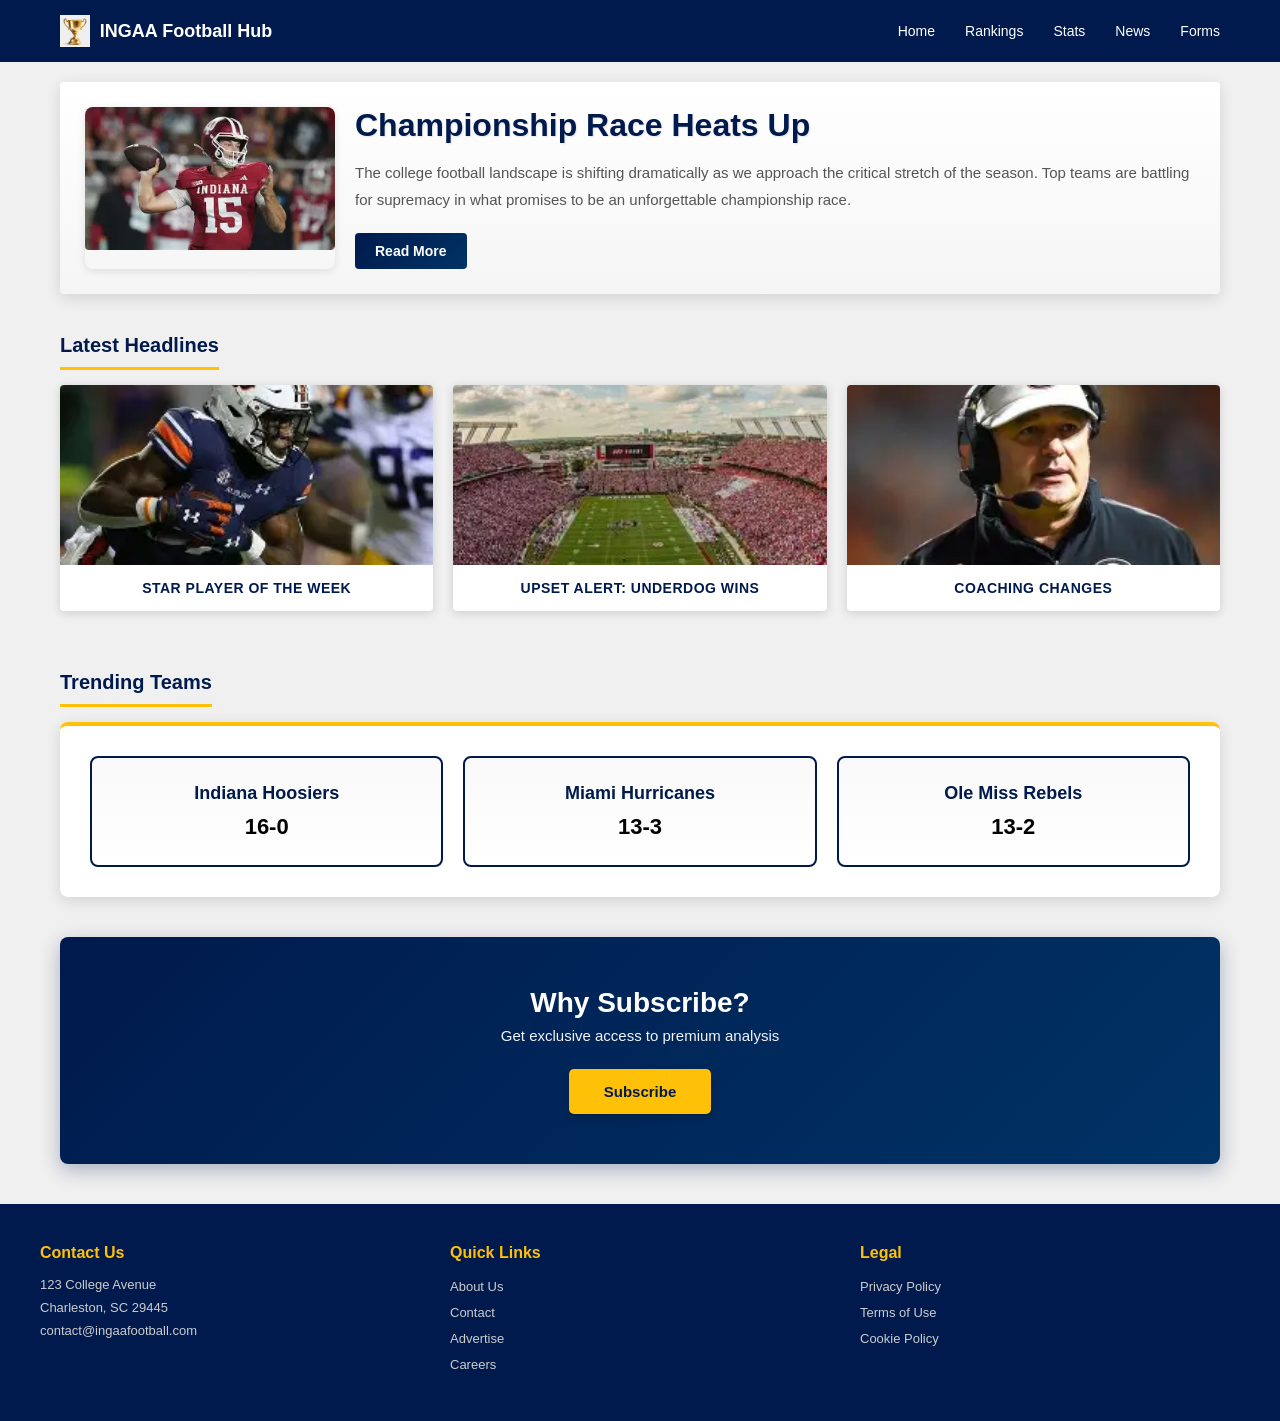
<file: index.html>
<!DOCTYPE html>
<html lang="en">
<head>
    <meta charset="UTF-8">
    <meta name="viewport" content="width=device-width, initial-scale=1.0">
    <title>INGAA Football Hub</title>
    <link rel="stylesheet" href="styles.css">
    <style>
        /* Internal CSS for Home Page */
        .featured-content h2 {
            color: #001a4d;
            font-size: 32px;
            margin-bottom: 15px;
            text-shadow: 1px 1px 2px rgba(0, 0, 0, 0.1);
        }

        .featured-content p {
            font-size: 15px;
            line-height: 1.8;
            color: #555;
        }

        .section-title {
            color: #001a4d;
            border-bottom: 3px solid #ffc107;
            padding-bottom: 10px;
            display: inline-block;
        }

        .headline-card h3 {
            color: #001a4d;
            font-weight: 700;
            text-transform: uppercase;
            font-size: 14px;
            letter-spacing: 0.5px;
        }

        .team h4 {
            color: #001a4d;
            font-size: 18px;
            font-weight: 700;
        }

        .team p {
            color: #ffc107;
            font-size: 16px;
            font-weight: bold;
        }

        .subscribe-section h2 {
            font-size: 28px;
            font-weight: bold;
            margin-bottom: 8px;
        }

        .subscribe-section p {
            font-size: 15px;
            opacity: 0.95;
        }
    </style>
</head>
<body>
    <!-- Header -->
    <header>
        <div class="header-container">
            <div class="logo">
                <img src="images/logo.webp" alt="INGAA Football Hub logo featuring a golden trophy with handles on a pedestal, representing athletic excellence and championship success">
                <div class="logo-text">INGAA Football Hub</div>
            </div>
            <nav>
                <a href="index.html">Home</a>
                <a href="rankings.html">Rankings</a>
                <a href="stats.html">Stats</a>
                <a href="news.html">News</a>
                <a href="forms.html">Forms</a>
            </nav>
        </div>
    </header>

    <!-- Main Content -->
    <div class="container">
        <!-- Featured Article -->
        <section class="featured-section" style="background: linear-gradient(180deg, #ffffff 0%, #f5f5f5 100%); box-shadow: 0 4px 15px rgba(0, 0, 0, 0.12); padding: 25px; margin-bottom: 40px;">
            <div class="featured-image" style="border-radius: 8px; overflow: hidden; box-shadow: 0 2px 8px rgba(0, 0, 0, 0.1);">
                <img src="images/hero.webp" alt="Indiana Football Championship Race" style="width: 100%; height: auto; display: block;">
            </div>
            <div class="featured-content">
                <h2 style="color: #001a4d; font-size: 32px; margin-bottom: 15px;">Championship Race Heats Up</h2>
                <p style="color: #555; font-size: 15px; line-height: 1.8; margin-bottom: 20px;">The college football landscape is shifting dramatically as we approach the critical stretch of the season. Top teams are battling for supremacy in what promises to be an unforgettable championship race.</p>
                <button class="read-more-btn" style="background: linear-gradient(135deg, #001a4d 0%, #003366 100%); transition: all 0.3s ease;">Read More</button>
            </div>
        </section>

        <!-- Latest Headlines -->
        <div class="section-title" style="color: #001a4d; border-bottom: 3px solid #ffc107; padding-bottom: 10px; display: inline-block; font-size: 20px; font-weight: bold;">Latest Headlines</div>
        <div class="headlines">
            <article class="headline-card" style="box-shadow: 0 2px 10px rgba(0, 0, 0, 0.15); transition: transform 0.3s ease, box-shadow 0.3s ease;">
                <img src="images/headline1.webp" alt="Star Player of the Week">
                <h3 style="color: #001a4d; font-weight: 700; text-transform: uppercase; font-size: 14px;">Star Player of the Week</h3>
            </article>

            <article class="headline-card" style="box-shadow: 0 2px 10px rgba(0, 0, 0, 0.15); transition: transform 0.3s ease, box-shadow 0.3s ease;">
                <img src="images/headline2.webp" alt="Upset Alert: Underdog Wins">
                <h3 style="color: #001a4d; font-weight: 700; text-transform: uppercase; font-size: 14px;">Upset Alert: Underdog Wins</h3>
            </article>

            <article class="headline-card" style="box-shadow: 0 2px 10px rgba(0, 0, 0, 0.15); transition: transform 0.3s ease, box-shadow 0.3s ease;">
                <img src="images/headline3.webp" alt="Coaching Changes">
                <h3 style="color: #001a4d; font-weight: 700; text-transform: uppercase; font-size: 14px;">Coaching Changes</h3>
            </article>
        </div>

        <!-- Trending Teams -->
        <div class="section-title" style="color: #001a4d; border-bottom: 3px solid #ffc107; padding-bottom: 10px; display: inline-block; font-size: 20px; font-weight: bold; margin-top: 30px;">Trending Teams</div>
        <div class="trending-section" style="background: white; padding: 30px; border-radius: 8px; margin-bottom: 40px; box-shadow: 0 4px 15px rgba(0, 0, 0, 0.12); border-top: 4px solid #ffc107;">
            <div class="teams-grid">
                <div class="team" style="border: 2px solid #001a4d; padding: 25px; text-align: center; background: linear-gradient(180deg, #f9f9f9 0%, #fff 100%); border-radius: 8px;">
                    <h4 style="color: #001a4d; font-size: 18px; font-weight: 700; margin-bottom: 10px;">Indiana Hoosiers</h4>
                    <p style="color: #000; font-size: 22px; font-weight: bold;">16-0</p>
                </div>
                <div class="team" style="border: 2px solid #001a4d; padding: 25px; text-align: center; background: linear-gradient(180deg, #f9f9f9 0%, #fff 100%); border-radius: 8px;">
                    <h4 style="color: #001a4d; font-size: 18px; font-weight: 700; margin-bottom: 10px;">Miami Hurricanes</h4>
                    <p style="color: #000; font-size: 22px; font-weight: bold;">13-3</p>
                </div>
                <div class="team" style="border: 2px solid #001a4d; padding: 25px; text-align: center; background: linear-gradient(180deg, #f9f9f9 0%, #fff 100%); border-radius: 8px;">
                    <h4 style="color: #001a4d; font-size: 18px; font-weight: 700; margin-bottom: 10px;">Ole Miss Rebels</h4>
                    <p style="color: #000; font-size: 22px; font-weight: bold;">13-2</p>
                </div>
            </div>
        </div>

        <!-- Subscribe Section -->
        <section class="subscribe-section" style="background: linear-gradient(135deg, #001a4d 0%, #003366 100%); padding: 50px 30px; margin: 40px 0; text-align: center; border-radius: 8px; box-shadow: 0 6px 20px rgba(0, 26, 77, 0.3);">
            <h2 style="font-size: 28px; font-weight: bold; margin-bottom: 8px; color: white;">Why Subscribe?</h2>
            <p style="font-size: 15px; opacity: 0.95; color: white; margin-bottom: 25px;">Get exclusive access to premium analysis</p>
            <button class="subscribe-btn" style="background-color: #ffc107; color: #001a4d; padding: 14px 35px; border: none; border-radius: 5px; cursor: pointer; font-size: 15px; font-weight: bold; box-shadow: 0 4px 8px rgba(0, 0, 0, 0.2); transition: all 0.3s ease;">Subscribe</button>
        </section>
    </div>

    <!-- Footer -->
    <footer>
        <div class="footer-container">
            <div class="footer-section">
                <h3>Contact Us</h3>
                <p>123 College Avenue</p>
                <p>Charleston, SC 29445</p>
                <p>contact@ingaafootball.com</p>
            </div>

            <div class="footer-section">
                <h3>Quick Links</h3>
                <ul>
                    <li><a href="#about">About Us</a></li>
                    <li><a href="#contact">Contact</a></li>
                    <li><a href="#advertise">Advertise</a></li>
                    <li><a href="#careers">Careers</a></li>
                </ul>
            </div>

            <div class="footer-section">
                <h3>Legal</h3>
                <ul>
                    <li><a href="#privacy">Privacy Policy</a></li>
                    <li><a href="#terms">Terms of Use</a></li>
                    <li><a href="#cookies">Cookie Policy</a></li>
                </ul>
            </div>
        </div>
    </footer>
</body>
</html>
</file>
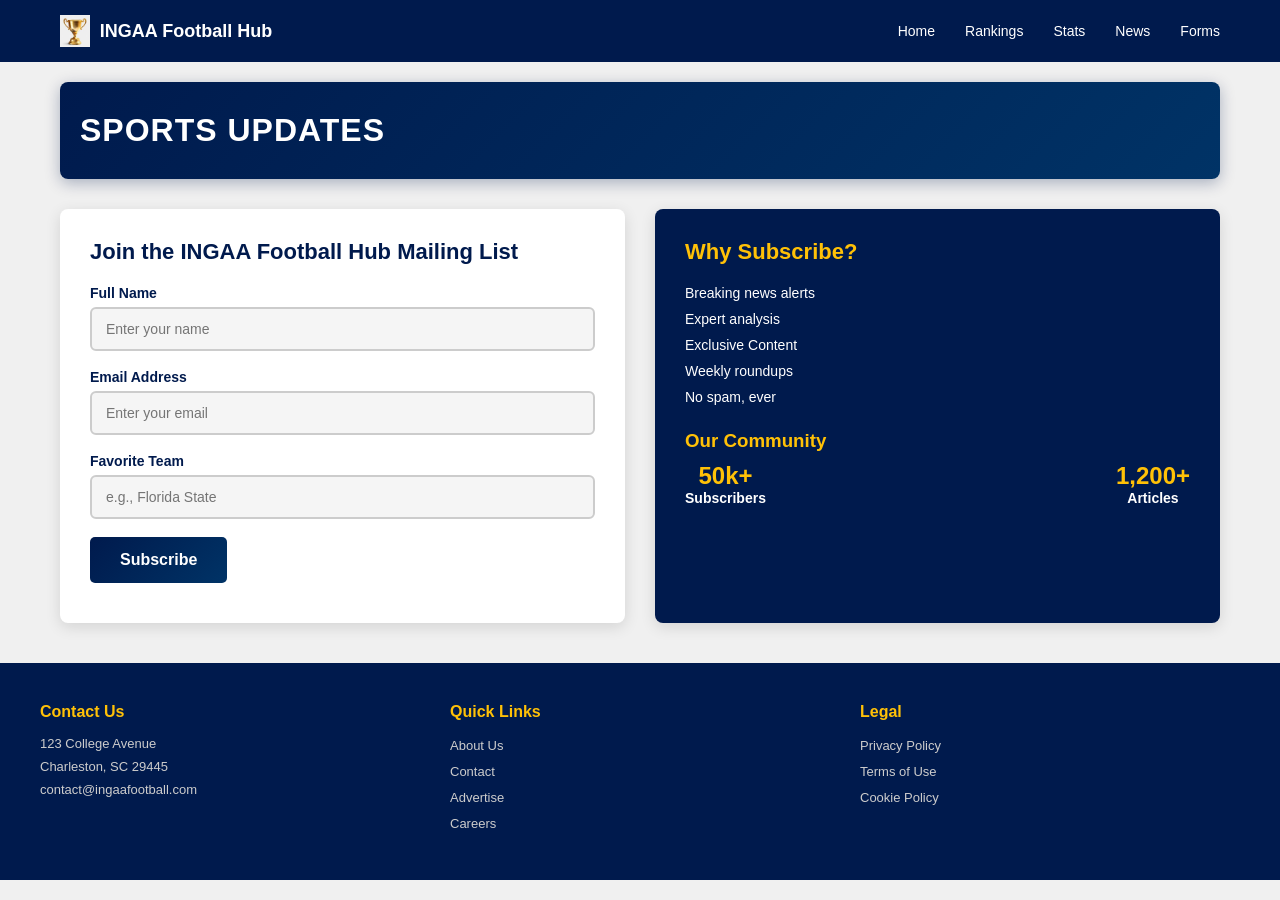
<file: forms.html>
<!DOCTYPE html>
<html lang="en">
<head>
    <meta charset="UTF-8">
    <meta name="viewport" content="width=device-width, initial-scale=1.0">
    <title>INGAA Football Hub</title>
    <link rel="stylesheet" href="styles.css">
    <style>
        /* Internal CSS for Forms Page */
        .forms-header {
            background: linear-gradient(135deg, #001a4d 0%, #003366 100%);
            color: white;
            padding: 30px 20px;
            text-align: left;
            margin-bottom: 30px;
            border-radius: 8px;
            box-shadow: 0 4px 15px rgba(0, 26, 77, 0.3);
        }

        .forms-header h1 {
            font-size: 32px;
            font-weight: bold;
            margin: 0;
            letter-spacing: 1px;
            text-transform: uppercase;
        }

        .forms-container {
            display: grid;
            grid-template-columns: 1fr 1fr;
            grid-auto-rows: 1fr;
            gap: 30px;
            margin-bottom: 40px;
        }

        .subscribe-form {
            background: white;
            padding: 30px;
            border-radius: 8px;
            box-shadow: 0 4px 15px rgba(0, 0, 0, 0.12);
        }

        .subscribe-form h2 {
            font-size: 22px;
            color: #001a4d;
            margin-bottom: 20px;
            font-weight: bold;
        }

        .form-group {
            margin-bottom: 18px;
            display: flex;
            flex-direction: column;
        }

        .form-group label {
            font-size: 14px;
            font-weight: 600;
            color: #001a4d;
            margin-bottom: 6px;
        }

        .form-group input,
        .form-group textarea {
            padding: 12px 14px;
            font-size: 14px;
            border: 2px solid #ccc;
            border-radius: 6px;
            background: #f5f5f5;
            resize: vertical;
        }

        .form-group textarea {
            min-height: 100px;
        }

        .submit-btn {
            background: linear-gradient(135deg, #001a4d 0%, #003366 100%);
            color: white;
            padding: 14px 30px;
            border: none;
            border-radius: 5px;
            font-size: 16px;
            font-weight: bold;
            cursor: pointer;
            transition: all 0.3s ease;
        }

        .submit-btn:hover {
            opacity: 0.9;
        }

        .why-subscribe {
            background: #001a4d;
            color: white;
            padding: 30px;
            border-radius: 8px;
            box-shadow: 0 4px 15px rgba(0, 0, 0, 0.12);
        }

        .why-subscribe h2 {
            font-size: 22px;
            margin-bottom: 20px;
            color: #ffc107;
        }

        .why-subscribe ul {
            list-style: none;
            padding-left: 0;
            margin-bottom: 25px;
        }

        .why-subscribe ul li {
            font-size: 14px;
            margin-bottom: 10px;
        }

        .community-stats {
            display: flex;
            justify-content: space-between;
            font-size: 14px;
            font-weight: bold;
        }

        .community-stats div {
            text-align: center;
        }

        .community-stats .number {
            font-size: 24px;
            color: #ffc107;
        }

        .form-section {
            max-width: 450px;
            margin: 20px auto;
            padding: 20px;
            background: #f4f4f4;
            border-radius: 10px;
        }

        .form-section input {
            width: 100%;
            padding: 10px;
            margin-bottom: 12px;
            border-radius: 5px;
            border: 1px solid #ccc;
        }

        .form-section button {
            width: 100%;
            padding: 12px;
            background: linear-gradient(135deg, #001a4d 0%, #003366 100%);
            color: white;
            border: none;
            border-radius: 5px;
            cursor: pointer;
            font-size: 16px;
        }

        .form-section button:hover {
            background: #003366;
        }

        .error {
            color: red;
            margin-top: 10px;
            font-weight: bold;
        }

        @media (max-width: 1024px) {
            .forms-container {
                grid-template-columns: 1fr;
            }
        }
    </style>
</head>
<body>
    <!-- Header -->
    <header>
        <div class="header-container">
            <div class="logo">
                <img src="images/logo.webp" alt="INGAA Football Hub logo featuring a golden trophy with handles on a pedestal, representing athletic excellence and championship success">
                <div class="logo-text">INGAA Football Hub</div>
            </div>
            <nav>
                <a href="index.html">Home</a>
                <a href="rankings.html">Rankings</a>
                <a href="stats.html">Stats</a>
                <a href="news.html">News</a>
                <a href="forms.html">Forms</a>
            </nav>
        </div>
    </header>

    <!-- Main Content -->
    <div class="container">
        <div class="forms-header">
            <h1>Sports Updates</h1>
        </div>

        <div class="forms-container">
            <!-- Form Section -->
            <div class="subscribe-form">
                <h2>Join the INGAA Football Hub Mailing List</h2>

                <form id="fanForm">
                    <div class="form-group">
                        <label for="fanName">Full Name</label>
                        <input type="text" id="fanName" name="fanName" placeholder="Enter your name">
                    </div>

                    <div class="form-group">
                        <label for="fanEmail">Email Address</label>
                        <input type="text" id="fanEmail" name="fanEmail" placeholder="Enter your email">
                    </div>

                    <div class="form-group">
                        <label for="favoriteTeam">Favorite Team</label>
                        <input type="text" id="favoriteTeam" name="favoriteTeam" placeholder="e.g., Florida State">
                    </div>

                    <button class="submit-btn" type="submit">Subscribe</button>
                </form>

                <p id="formError" class="error"></p>
            </div>

            <!-- Why Subscribe Section -->
            <div class="why-subscribe">
                <h2>Why Subscribe?</h2>
                <ul>
                    <li>Breaking news alerts</li>
                    <li>Expert analysis</li>
                    <li>Exclusive Content</li>
                    <li>Weekly roundups</li>
                    <li>No spam, ever</li>
                </ul>
                <div class="our-community">
                    <h3 style="color: #ffc107; margin-bottom: 10px;">Our Community</h3>
                    <div class="community-stats">
                        <div>
                            <div class="number">50k+</div>
                            <div>Subscribers</div>
                        </div>
                        <div>
                            <div class="number">1,200+</div>
                            <div>Articles</div>
                        </div>
                    </div>
                </div>
            </div>
        </div>
    </div>

    <!-- Footer -->
    <footer>
        <div class="footer-container">
            <div class="footer-section">
                <h3>Contact Us</h3>
                <p>123 College Avenue</p>
                <p>Charleston, SC 29445</p>
                <p>contact@ingaafootball.com</p>
            </div>

            <div class="footer-section">
                <h3>Quick Links</h3>
                <ul>
                    <li><a href="#about">About Us</a></li>
                    <li><a href="#contact">Contact</a></li>
                    <li><a href="#advertise">Advertise</a></li>
                    <li><a href="#careers">Careers</a></li>
                </ul>
            </div>

            <div class="footer-section">
                <h3>Legal</h3>
                <ul>
                    <li><a href="#privacy">Privacy Policy</a></li>
                    <li><a href="#terms">Terms of Use</a></li>
                    <li><a href="#cookies">Cookie Policy</a></li>
                </ul>
            </div>
        </div>
    </footer>
    <script src="fan-validation.js"></script>
</body>
</html>
</file>
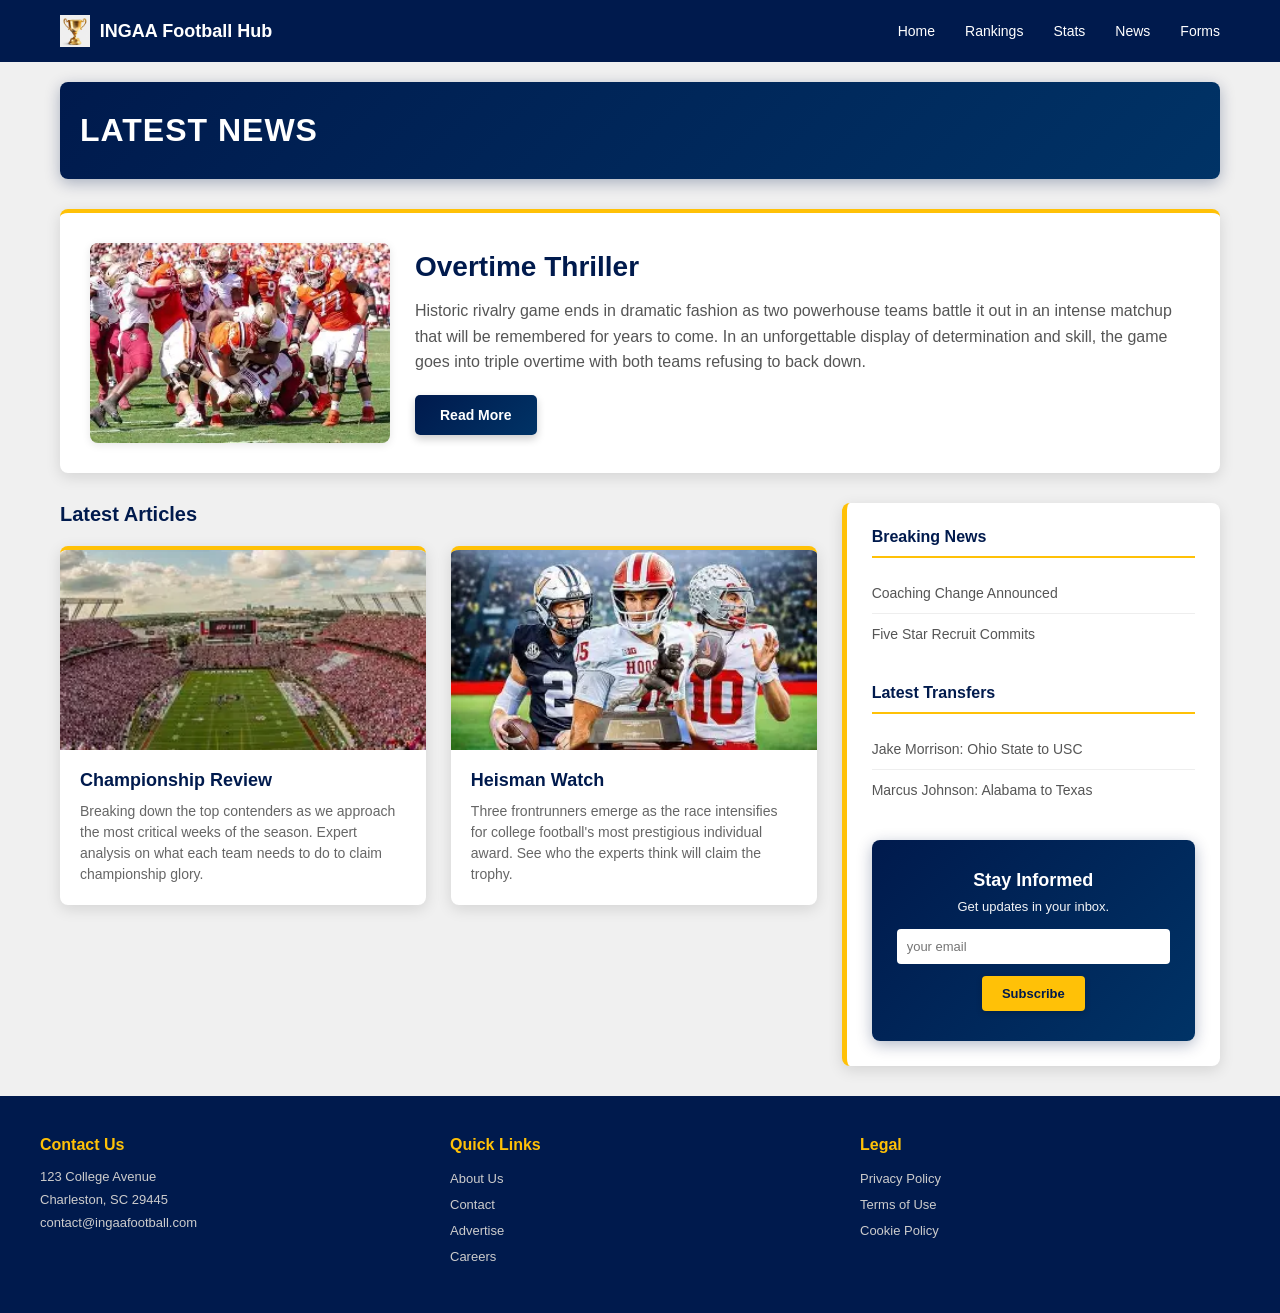
<file: news.html>
<!DOCTYPE html>
<html lang="en">
<head>
    <meta charset="UTF-8">
    <meta name="viewport" content="width=device-width, initial-scale=1.0">
    <title>INGAA Football Hub</title>
    <link rel="stylesheet" href="styles.css">
    <style>
        /* Internal CSS for News Page */
        .news-header {
            background: linear-gradient(135deg, #001a4d 0%, #003366 100%);
            color: white;
            padding: 30px 20px;
            text-align: left;
            margin-bottom: 30px;
            border-radius: 8px;
            box-shadow: 0 4px 15px rgba(0, 26, 77, 0.3);
        }

        .news-header h1 {
            font-size: 32px;
            font-weight: bold;
            margin: 0;
            letter-spacing: 1px;
            text-transform: uppercase;
        }

        .featured-article-section {
            background: white;
            padding: 30px;
            border-radius: 8px;
            margin-bottom: 30px;
            box-shadow: 0 4px 15px rgba(0, 0, 0, 0.12);
            display: flex;
            gap: 25px;
            border-top: 4px solid #ffc107;
        }

        .featured-article-image {
            flex: 0 0 300px;
            border-radius: 8px;
            overflow: hidden;
            box-shadow: 0 2px 8px rgba(0, 0, 0, 0.1);
        }

        .featured-article-image img {
            width: 100%;
            height: 100%;
            object-fit: cover;
            display: block;
        }

        .featured-article-content {
            flex: 1;
            display: flex;
            flex-direction: column;
            justify-content: center;
        }

        .featured-article-content h2 {
            font-size: 28px;
            font-weight: bold;
            color: #001a4d;
            margin-bottom: 15px;
        }

        .featured-article-content p {
            font-size: 16px;
            color: #555;
            margin-bottom: 20px;
            line-height: 1.6;
        }

        .read-more-btn {
            background: linear-gradient(135deg, #001a4d 0%, #003366 100%);
            color: white;
            padding: 12px 25px;
            border: none;
            border-radius: 5px;
            cursor: pointer;
            font-size: 14px;
            font-weight: bold;
            width: fit-content;
            transition: all 0.3s ease;
            box-shadow: 0 4px 8px rgba(0, 0, 0, 0.2);
        }

        .read-more-btn:hover {
            transform: translateY(-2px);
            box-shadow: 0 6px 12px rgba(0, 0, 0, 0.3);
        }

        .articles-grid-section {
            display: grid;
            grid-template-columns: 1fr 1fr;
            gap: 25px;
            margin-bottom: 30px;
        }

        .article-card {
            background: white;
            border-radius: 8px;
            overflow: hidden;
            box-shadow: 0 4px 15px rgba(0, 0, 0, 0.12);
            border-top: 4px solid #ffc107;
            transition: all 0.3s ease;
        }

        .article-card:hover {
            transform: translateY(-5px);
            box-shadow: 0 6px 20px rgba(0, 0, 0, 0.15);
        }

        .article-card-image {
            width: 100%;
            height: 200px;
            overflow: hidden;
            background-color: #f0f0f0;
        }

        .article-card-image img {
            width: 100%;
            height: 100%;
            object-fit: cover;
            display: block;
        }

        .article-card-content {
            padding: 20px;
        }

        .article-card-content h3 {
            font-size: 18px;
            font-weight: bold;
            color: #001a4d;
            margin-bottom: 10px;
        }

        .article-card-content p {
            font-size: 14px;
            color: #666;
            line-height: 1.5;
        }

        .news-sidebar {
            background: white;
            padding: 25px;
            border-radius: 8px;
            box-shadow: 0 4px 15px rgba(0, 0, 0, 0.12);
            border-left: 5px solid #ffc107;
        }

        .sidebar-section {
            margin-bottom: 30px;
        }

        .sidebar-section:last-child {
            margin-bottom: 0;
        }

        .sidebar-section h3 {
            font-size: 16px;
            font-weight: bold;
            color: #001a4d;
            border-bottom: 2px solid #ffc107;
            padding-bottom: 10px;
            margin-bottom: 15px;
        }

        .sidebar-item {
            padding: 12px 0;
            border-bottom: 1px solid #eee;
            font-size: 14px;
            color: #555;
        }

        .sidebar-item:last-child {
            border-bottom: none;
        }

        .stay-informed-section {
            background: linear-gradient(135deg, #001a4d 0%, #003366 100%);
            padding: 30px 25px;
            border-radius: 8px;
            text-align: center;
            box-shadow: 0 4px 15px rgba(0, 26, 77, 0.3);
            margin-top: 25px;
        }

        .stay-informed-section h3 {
            color: white;
            font-size: 18px;
            font-weight: bold;
            margin-bottom: 8px;
        }

        .stay-informed-section p {
            color: rgba(255, 255, 255, 0.95);
            font-size: 13px;
            margin-bottom: 15px;
        }

        .email-input-group {
            display: flex;
            gap: 8px;
            margin-bottom: 12px;
        }

        .email-input-group input {
            flex: 1;
            padding: 10px;
            border: none;
            border-radius: 4px;
            font-size: 13px;
        }

        .subscribe-btn {
            background-color: #ffc107;
            color: #001a4d;
            padding: 10px 20px;
            border: none;
            border-radius: 4px;
            cursor: pointer;
            font-size: 13px;
            font-weight: bold;
            transition: all 0.3s ease;
            box-shadow: 0 2px 6px rgba(0, 0, 0, 0.2);
        }

        .subscribe-btn:hover {
            background-color: #ffb300;
            transform: translateY(-2px);
        }

        .news-content-wrapper {
            display: grid;
            grid-template-columns: 2fr 1fr;
            gap: 25px;
            margin-bottom: 30px;
        }

        @media (max-width: 1024px) {
            .news-content-wrapper {
                grid-template-columns: 1fr;
            }

            .featured-article-section {
                flex-direction: column;
            }

            .featured-article-image {
                flex: 0 0 auto;
                height: 250px;
            }

            .articles-grid-section {
                grid-template-columns: 1fr;
            }
        }
    </style>
</head>
<body>
    <!-- Header -->
    <header>
        <div class="header-container">
            <div class="logo">
                <img src="images/logo.webp" alt="INGAA Football Hub logo featuring a golden trophy with handles on a pedestal, representing athletic excellence and championship success">
                <div class="logo-text">INGAA Football Hub</div>
            </div>
            <nav>
                <a href="index.html">Home</a>
                <a href="rankings.html">Rankings</a>
                <a href="stats.html">Stats</a>
                <a href="news.html">News</a>
                <a href="forms.html">Forms</a>
            </nav>
        </div>
    </header>

    <!-- Main Content -->
    <div class="container">
        <!-- News Header -->
        <div class="news-header">
            <h1>Latest News</h1>
        </div>

        <!-- Featured Article -->
        <div class="featured-article-section">
            <div class="featured-article-image">
                <img src="images/dogpile.webp" alt="Overtime Thriller">
            </div>
            <div class="featured-article-content">
                <h2>Overtime Thriller</h2>
                <p>Historic rivalry game ends in dramatic fashion as two powerhouse teams battle it out in an intense matchup that will be remembered for years to come. In an unforgettable display of determination and skill, the game goes into triple overtime with both teams refusing to back down.</p>
                <button class="read-more-btn">Read More</button>
            </div>
        </div>

        <!-- Main Content and Sidebar -->
        <div class="news-content-wrapper">
            <!-- Articles Grid -->
            <div>
                <h2 style="font-size: 20px; font-weight: bold; color: #001a4d; margin-bottom: 20px;">Latest Articles</h2>
                <div class="articles-grid-section">
                    <div class="article-card">
                        <div class="article-card-image">
                            <img src="images/headline2.webp" alt="Championship Review">
                        </div>
                        <div class="article-card-content">
                            <h3>Championship Review</h3>
                            <p>Breaking down the top contenders as we approach the most critical weeks of the season. Expert analysis on what each team needs to do to claim championship glory.</p>
                        </div>
                    </div>

                    <div class="article-card">
                        <div class="article-card-image">
                            <img src="images/heismanwatch.webp" alt="Heisman Watch">
                        </div>
                        <div class="article-card-content">
                            <h3>Heisman Watch</h3>
                            <p>Three frontrunners emerge as the race intensifies for college football's most prestigious individual award. See who the experts think will claim the trophy.</p>
                        </div>
                    </div>
                </div>
            </div>

            <!-- Sidebar -->
            <div class="news-sidebar">
                <div class="sidebar-section">
                    <h3>Breaking News</h3>
                    <div class="sidebar-item">Coaching Change Announced</div>
                    <div class="sidebar-item">Five Star Recruit Commits</div>
                </div>

                <div class="sidebar-section">
                    <h3>Latest Transfers</h3>
                    <div class="sidebar-item">Jake Morrison: Ohio State to USC</div>
                    <div class="sidebar-item">Marcus Johnson: Alabama to Texas</div>
                </div>

                <div class="stay-informed-section">
                    <h3>Stay Informed</h3>
                    <p>Get updates in your inbox.</p>
                    <div class="email-input-group">
                        <input type="email" placeholder="your email" style="padding: 10px; border: none; border-radius: 4px;">
                    </div>
                    <button class="subscribe-btn">Subscribe</button>
                </div>
            </div>
        </div>
    </div>

    <!-- Footer -->
    <footer>
        <div class="footer-container">
            <div class="footer-section">
                <h3>Contact Us</h3>
                <p>123 College Avenue</p>
                <p>Charleston, SC 29445</p>
                <p>contact@ingaafootball.com</p>
            </div>

            <div class="footer-section">
                <h3>Quick Links</h3>
                <ul>
                    <li><a href="#about">About Us</a></li>
                    <li><a href="#contact">Contact</a></li>
                    <li><a href="#advertise">Advertise</a></li>
                    <li><a href="#careers">Careers</a></li>
                </ul>
            </div>

            <div class="footer-section">
                <h3>Legal</h3>
                <ul>
                    <li><a href="#privacy">Privacy Policy</a></li>
                    <li><a href="#terms">Terms of Use</a></li>
                    <li><a href="#cookies">Cookie Policy</a></li>
                </ul>
            </div>
        </div>
    </footer>
</body>
</html>
</file>
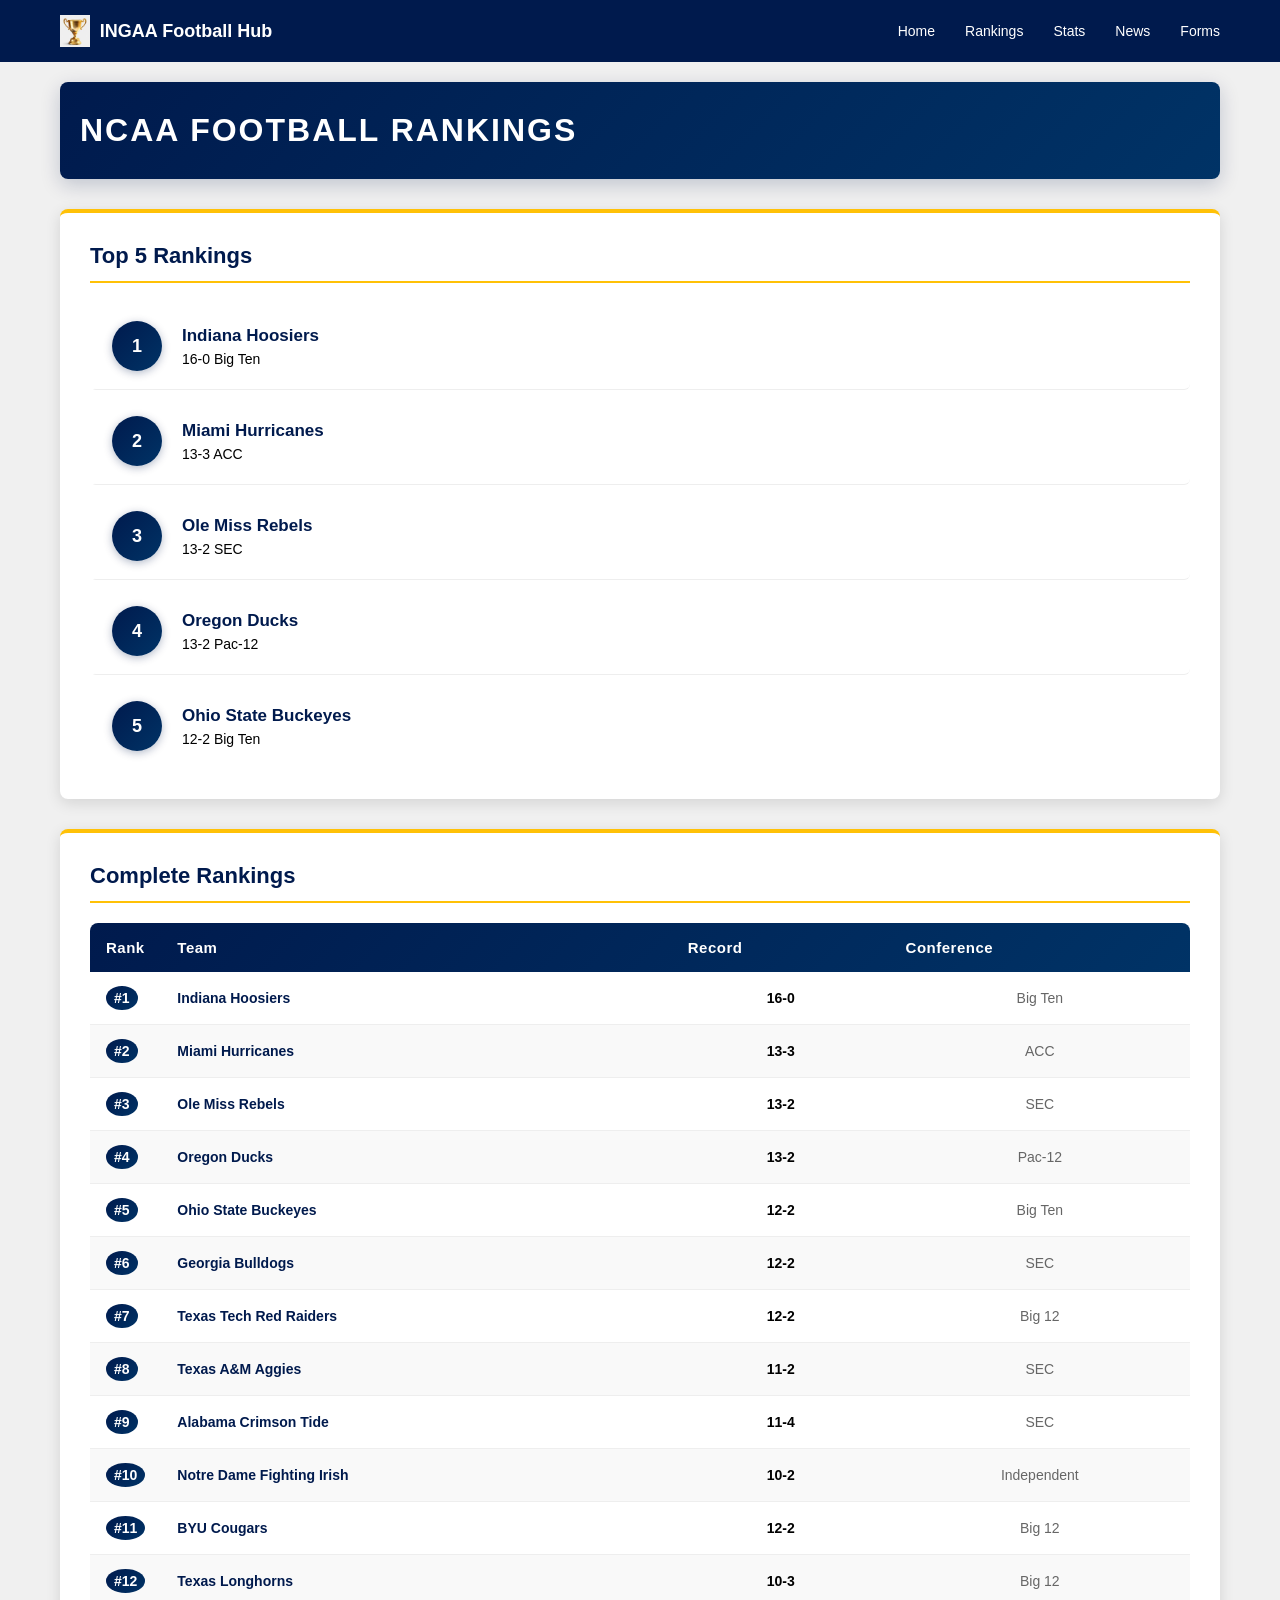
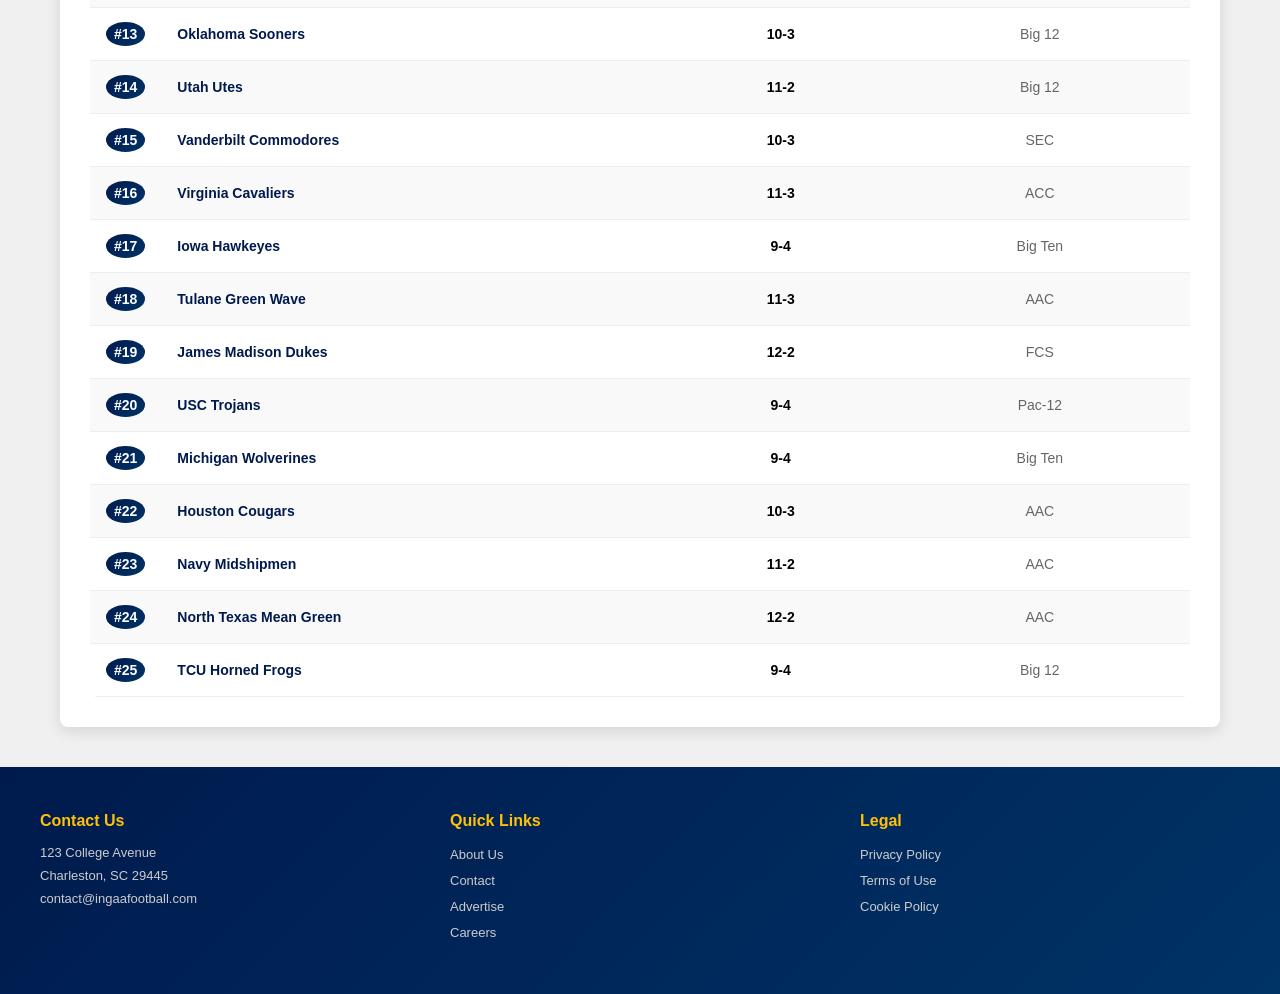
<file: rankings.html>
<!DOCTYPE html>
<html lang="en">
<head>
    <meta charset="UTF-8">
    <meta name="viewport" content="width=device-width, initial-scale=1.0">
    <title>INGAA Football Hub</title>
    <link rel="stylesheet" href="styles.css">
    <style>
        /* Rankings Page Specific Styles */
        .rankings-header {
            background: linear-gradient(135deg, #001a4d 0%, #003366 100%);
            color: white;
            padding: 30px 20px;
            text-align: left;
            margin-bottom: 30px;
            border-radius: 8px;
            box-shadow: 0 4px 15px rgba(0, 26, 77, 0.3);
        }

        .rankings-header h1 {
            font-size: 32px;
            font-weight: bold;
            margin: 0;
            letter-spacing: 1px;
            text-transform: uppercase;
        }

        .poll-selector {
            background: white;
            padding: 25px;
            border-radius: 8px;
            margin-bottom: 30px;
            box-shadow: 0 4px 15px rgba(0, 0, 0, 0.12);
            border-left: 5px solid #ffc107;
        }

        .poll-selector label {
            display: block;
            font-weight: bold;
            margin-bottom: 12px;
            color: #001a4d;
            font-size: 15px;
        }

        .poll-selector select {
            padding: 12px 15px;
            border: 2px solid #001a4d;
            border-radius: 6px;
            font-size: 14px;
            background-color: white;
            cursor: pointer;
            min-width: 200px;
            font-weight: 500;
            transition: all 0.3s ease;
        }

        .poll-selector select:hover {
            border-color: #ffc107;
            box-shadow: 0 2px 8px rgba(255, 193, 7, 0.2);
        }

        .rankings-section {
            background: white;
            padding: 30px;
            border-radius: 8px;
            margin-bottom: 30px;
            box-shadow: 0 4px 15px rgba(0, 0, 0, 0.12);
            border-top: 4px solid #ffc107;
        }

        .rankings-section h2 {
            font-size: 22px;
            font-weight: bold;
            margin-bottom: 20px;
            color: #001a4d;
            border-bottom: 2px solid #ffc107;
            padding-bottom: 12px;
        }

        .ranking-item {
            display: flex;
            align-items: center;
            padding: 18px;
            border-bottom: 1px solid #eee;
            transition: all 0.3s ease;
            border-radius: 6px;
            margin-bottom: 8px;
        }

        .ranking-item:hover {
            background-color: #f0f7ff;
            border-left: 4px solid #ffc107;
            padding-left: 14px;
        }

        .ranking-item:last-child {
            border-bottom: none;
        }

        .rank-number {
            display: flex;
            align-items: center;
            justify-content: center;
            width: 50px;
            height: 50px;
            background: linear-gradient(135deg, #001a4d 0%, #003366 100%);
            color: white;
            border-radius: 50%;
            font-weight: bold;
            font-size: 18px;
            margin-right: 20px;
            flex-shrink: 0;
            box-shadow: 0 2px 8px rgba(0, 26, 77, 0.3);
        }

        .rank-info {
            flex: 1;
        }

        .team-name {
            font-size: 17px;
            font-weight: bold;
            color: #001a4d;
            margin-bottom: 5px;
        }

        .team-record {
            font-size: 14px;
            color: #666;
            font-weight: 500;
        }

        .complete-rankings-table {
            width: 100%;
            border-collapse: collapse;
            margin-top: 15px;
            border-radius: 8px;
            overflow: hidden;
        }

        .complete-rankings-table thead {
            background: linear-gradient(135deg, #001a4d 0%, #003366 100%);
            color: white;
        }

        .complete-rankings-table th {
            padding: 16px;
            text-align: left;
            font-weight: bold;
            font-size: 15px;
            letter-spacing: 0.5px;
        }

        .complete-rankings-table td {
            padding: 14px 16px;
            border-bottom: 1px solid #eee;
            font-size: 14px;
            transition: background-color 0.2s ease;
        }

        .complete-rankings-table tbody tr:hover {
            background-color: #f0f7ff;
        }

        .complete-rankings-table tbody tr:nth-child(even) {
            background-color: #f9f9f9;
        }

        .rank-cell {
            font-weight: bold;
            color: #001a4d;
            width: 60px;
        }

        .team-cell {
            font-weight: 600;
            color: #001a4d;
        }

        .record-cell {
            text-align: center;
            font-weight: 600;
            color: #000;
        }

        .conference-cell {
            text-align: center;
            color: #666;
            font-weight: 500;
        }

        @media (max-width: 768px) {
            .ranking-item {
                padding: 10px;
            }

            .rank-number {
                width: 40px;
                height: 40px;
                font-size: 16px;
            }

            .complete-rankings-table th,
            .complete-rankings-table td {
                padding: 8px;
                font-size: 12px;
            }

            .rankings-header h1 {
                font-size: 24px;
            }
        }
    </style>
</head>
<body>
    <!-- Header -->
    <header>
        <div class="header-container">
            <div class="logo">
                <img src="images/logo.webp" alt="INGAA Football Hub logo">
                <div class="logo-text">INGAA Football Hub</div>
            </div>
            <nav>
                <a href="index.html">Home</a>
                <a href="rankings.html">Rankings</a>
                <a href="stats.html">Stats</a>
                <a href="news.html">News</a>
                <a href="forms.html">Forms</a>
            </nav>
        </div>
    </header>

    <!-- Main Content -->
    <div class="container">
        <!-- Rankings Header -->
        <div class="rankings-header" style="background: linear-gradient(135deg, #001a4d 0%, #003366 100%); box-shadow: 0 6px 20px rgba(0, 26, 77, 0.2);">
            <h1 style="font-size: 32px; letter-spacing: 2px; text-transform: uppercase; color: white;">NCAA FOOTBALL RANKINGS</h1>
        </div>

        <!-- Top 5 Rankings -->
        <div class="rankings-section" style="border-top: 4px solid #ffc107; box-shadow: 0 4px 15px rgba(0, 0, 0, 0.12);">
            <h2 style="color: #001a4d; border-bottom: 2px solid #ffc107; font-size: 22px;">Top 5 Rankings</h2>
            
            <div class="ranking-item" style="padding: 18px; background-color: white; border-radius: 6px; margin-bottom: 8px; border-left: 4px solid transparent; transition: all 0.3s ease;">
                <div class="rank-number" style="background: linear-gradient(135deg, #001a4d 0%, #003366 100%); box-shadow: 0 2px 8px rgba(0, 26, 77, 0.3);">1</div>
                <div class="rank-info">
                    <div class="team-name" style="color: #001a4d; font-size: 17px;">Indiana Hoosiers</div>
                    <div class="team-record" style="color: #000; font-weight: 500;">16-0 Big Ten</div>
                </div>
            </div>

            <div class="ranking-item" style="padding: 18px; background-color: white; border-radius: 6px; margin-bottom: 8px; border-left: 4px solid transparent; transition: all 0.3s ease;">
                <div class="rank-number" style="background: linear-gradient(135deg, #001a4d 0%, #003366 100%); box-shadow: 0 2px 8px rgba(0, 26, 77, 0.3);">2</div>
                <div class="rank-info">
                    <div class="team-name" style="color: #001a4d; font-size: 17px;">Miami Hurricanes</div>
                    <div class="team-record" style="color: #000; font-weight: 500;">13-3 ACC</div>
                </div>
            </div>

            <div class="ranking-item" style="padding: 18px; background-color: white; border-radius: 6px; margin-bottom: 8px; border-left: 4px solid transparent; transition: all 0.3s ease;">
                <div class="rank-number" style="background: linear-gradient(135deg, #001a4d 0%, #003366 100%); box-shadow: 0 2px 8px rgba(0, 26, 77, 0.3);">3</div>
                <div class="rank-info">
                    <div class="team-name" style="color: #001a4d; font-size: 17px;">Ole Miss Rebels</div>
                    <div class="team-record" style="color: #000; font-weight: 500;">13-2 SEC</div>
                </div>
            </div>

            <div class="ranking-item" style="padding: 18px; background-color: white; border-radius: 6px; margin-bottom: 8px; border-left: 4px solid transparent; transition: all 0.3s ease;">
                <div class="rank-number" style="background: linear-gradient(135deg, #001a4d 0%, #003366 100%); box-shadow: 0 2px 8px rgba(0, 26, 77, 0.3);">4</div>
                <div class="rank-info">
                    <div class="team-name" style="color: #001a4d; font-size: 17px;">Oregon Ducks</div>
                    <div class="team-record" style="color: #000; font-weight: 500;">13-2 Pac-12</div>
                </div>
            </div>

            <div class="ranking-item" style="padding: 18px; background-color: white; border-radius: 6px; margin-bottom: 0; border-left: 4px solid transparent; transition: all 0.3s ease;">
                <div class="rank-number" style="background: linear-gradient(135deg, #001a4d 0%, #003366 100%); box-shadow: 0 2px 8px rgba(0, 26, 77, 0.3);">5</div>
                <div class="rank-info">
                    <div class="team-name" style="color: #001a4d; font-size: 17px;">Ohio State Buckeyes</div>
                    <div class="team-record" style="color: #000; font-weight: 500;">12-2 Big Ten</div>
                </div>
            </div>
        </div>

        <!-- Complete Rankings Table -->
        <div class="rankings-section" style="border-top: 4px solid #ffc107; box-shadow: 0 4px 15px rgba(0, 0, 0, 0.12);">
            <h2 style="color: #001a4d; border-bottom: 2px solid #ffc107; font-size: 22px;">Complete Rankings</h2>
            <table class="complete-rankings-table" style="border-radius: 8px; overflow: hidden; margin-top: 15px;">
                <thead style="background: linear-gradient(135deg, #001a4d 0%, #003366 100%); color: white;">
                    <tr>
                        <th style="padding: 16px; font-weight: bold; letter-spacing: 0.5px;">Rank</th>
                        <th style="padding: 16px; font-weight: bold; letter-spacing: 0.5px;">Team</th>
                        <th style="padding: 16px; font-weight: bold; letter-spacing: 0.5px;">Record</th>
                        <th style="padding: 16px; font-weight: bold; letter-spacing: 0.5px;">Conference</th>
                    </tr>
                </thead>
                <tbody>
                    <tr style="background-color: white; transition: all 0.2s ease; cursor: pointer;">
                        <td class="rank-cell" style="color: #001a4d; font-weight: bold; padding: 14px 16px;">
                            <span style="background: linear-gradient(135deg, #001a4d 0%, #003366 100%); color: white; padding: 4px 8px; border-radius: 50%; min-width: 30px; display: inline-block; text-align: center;">#1</span>
                        </td>
                        <td class="team-cell" style="color: #001a4d; font-weight: 600; padding: 14px 16px;">Indiana Hoosiers</td>
                        <td class="record-cell" style="text-align: center; color: #000; font-weight: 600; padding: 14px 16px;">16-0</td>
                        <td class="conference-cell" style="text-align: center; color: #666; padding: 14px 16px; font-weight: 500;">Big Ten</td>
                    </tr>
                    <tr style="background-color: #f9f9f9; transition: all 0.2s ease; cursor: pointer;">
                        <td class="rank-cell" style="color: #001a4d; font-weight: bold; padding: 14px 16px;">
                            <span style="background: linear-gradient(135deg, #001a4d 0%, #003366 100%); color: white; padding: 4px 8px; border-radius: 50%; min-width: 30px; display: inline-block; text-align: center;">#2</span>
                        </td>
                        <td class="team-cell" style="color: #001a4d; font-weight: 600; padding: 14px 16px;">Miami Hurricanes</td>
                        <td class="record-cell" style="text-align: center; color: #000; font-weight: 600; padding: 14px 16px;">13-3</td>
                        <td class="conference-cell" style="text-align: center; color: #666; padding: 14px 16px; font-weight: 500;">ACC</td>
                    </tr>
                    <tr style="background-color: white; transition: all 0.2s ease; cursor: pointer;">
                        <td class="rank-cell" style="color: #001a4d; font-weight: bold; padding: 14px 16px;">
                            <span style="background: linear-gradient(135deg, #001a4d 0%, #003366 100%); color: white; padding: 4px 8px; border-radius: 50%; min-width: 30px; display: inline-block; text-align: center;">#3</span>
                        </td>
                        <td class="team-cell" style="color: #001a4d; font-weight: 600; padding: 14px 16px;">Ole Miss Rebels</td>
                        <td class="record-cell" style="text-align: center; color: #000; font-weight: 600; padding: 14px 16px;">13-2</td>
                        <td class="conference-cell" style="text-align: center; color: #666; padding: 14px 16px; font-weight: 500;">SEC</td>
                    </tr>
                    <tr style="background-color: #f9f9f9; transition: all 0.2s ease; cursor: pointer;">
                        <td class="rank-cell" style="color: #001a4d; font-weight: bold; padding: 14px 16px;">
                            <span style="background: linear-gradient(135deg, #001a4d 0%, #003366 100%); color: white; padding: 4px 8px; border-radius: 50%; min-width: 30px; display: inline-block; text-align: center;">#4</span>
                        </td>
                        <td class="team-cell" style="color: #001a4d; font-weight: 600; padding: 14px 16px;">Oregon Ducks</td>
                        <td class="record-cell" style="text-align: center; color: #000; font-weight: 600; padding: 14px 16px;">13-2</td>
                        <td class="conference-cell" style="text-align: center; color: #666; padding: 14px 16px; font-weight: 500;">Pac-12</td>
                    </tr>
                    <tr style="background-color: white; transition: all 0.2s ease; cursor: pointer;">
                        <td class="rank-cell" style="color: #001a4d; font-weight: bold; padding: 14px 16px;">
                            <span style="background: linear-gradient(135deg, #001a4d 0%, #003366 100%); color: white; padding: 4px 8px; border-radius: 50%; min-width: 30px; display: inline-block; text-align: center;">#5</span>
                        </td>
                        <td class="team-cell" style="color: #001a4d; font-weight: 600; padding: 14px 16px;">Ohio State Buckeyes</td>
                        <td class="record-cell" style="text-align: center; color: #000; font-weight: 600; padding: 14px 16px;">12-2</td>
                        <td class="conference-cell" style="text-align: center; color: #666; padding: 14px 16px; font-weight: 500;">Big Ten</td>
                    </tr>
                    <tr style="background-color: #f9f9f9; transition: all 0.2s ease; cursor: pointer;">
                        <td class="rank-cell" style="color: #001a4d; font-weight: bold; padding: 14px 16px;">
                            <span style="background: linear-gradient(135deg, #001a4d 0%, #003366 100%); color: white; padding: 4px 8px; border-radius: 50%; min-width: 30px; display: inline-block; text-align: center;">#6</span>
                        </td>
                        <td class="team-cell" style="color: #001a4d; font-weight: 600; padding: 14px 16px;">Georgia Bulldogs</td>
                        <td class="record-cell" style="text-align: center; color: #000; font-weight: 600; padding: 14px 16px;">12-2</td>
                        <td class="conference-cell" style="text-align: center; color: #666; padding: 14px 16px; font-weight: 500;">SEC</td>
                    </tr>
                    <tr style="background-color: white; transition: all 0.2s ease; cursor: pointer;">
                        <td class="rank-cell" style="color: #001a4d; font-weight: bold; padding: 14px 16px;">
                            <span style="background: linear-gradient(135deg, #001a4d 0%, #003366 100%); color: white; padding: 4px 8px; border-radius: 50%; min-width: 30px; display: inline-block; text-align: center;">#7</span>
                        </td>
                        <td class="team-cell" style="color: #001a4d; font-weight: 600; padding: 14px 16px;">Texas Tech Red Raiders</td>
                        <td class="record-cell" style="text-align: center; color: #000; font-weight: 600; padding: 14px 16px;">12-2</td>
                        <td class="conference-cell" style="text-align: center; color: #666; padding: 14px 16px; font-weight: 500;">Big 12</td>
                    </tr>
                    <tr style="background-color: #f9f9f9; transition: all 0.2s ease; cursor: pointer;">
                        <td class="rank-cell" style="color: #001a4d; font-weight: bold; padding: 14px 16px;">
                            <span style="background: linear-gradient(135deg, #001a4d 0%, #003366 100%); color: white; padding: 4px 8px; border-radius: 50%; min-width: 30px; display: inline-block; text-align: center;">#8</span>
                        </td>
                        <td class="team-cell" style="color: #001a4d; font-weight: 600; padding: 14px 16px;">Texas A&M Aggies</td>
                        <td class="record-cell" style="text-align: center; color: #000; font-weight: 600; padding: 14px 16px;">11-2</td>
                        <td class="conference-cell" style="text-align: center; color: #666; padding: 14px 16px; font-weight: 500;">SEC</td>
                    </tr>
                    <tr style="background-color: white; transition: all 0.2s ease; cursor: pointer;">
                        <td class="rank-cell" style="color: #001a4d; font-weight: bold; padding: 14px 16px;">
                            <span style="background: linear-gradient(135deg, #001a4d 0%, #003366 100%); color: white; padding: 4px 8px; border-radius: 50%; min-width: 30px; display: inline-block; text-align: center;">#9</span>
                        </td>
                        <td class="team-cell" style="color: #001a4d; font-weight: 600; padding: 14px 16px;">Alabama Crimson Tide</td>
                        <td class="record-cell" style="text-align: center; color: #000; font-weight: 600; padding: 14px 16px;">11-4</td>
                        <td class="conference-cell" style="text-align: center; color: #666; padding: 14px 16px; font-weight: 500;">SEC</td>
                    </tr>
                    <tr style="background-color: #f9f9f9; transition: all 0.2s ease; cursor: pointer;">
                        <td class="rank-cell" style="color: #001a4d; font-weight: bold; padding: 14px 16px;">
                            <span style="background: linear-gradient(135deg, #001a4d 0%, #003366 100%); color: white; padding: 4px 8px; border-radius: 50%; min-width: 30px; display: inline-block; text-align: center;">#10</span>
                        </td>
                        <td class="team-cell" style="color: #001a4d; font-weight: 600; padding: 14px 16px;">Notre Dame Fighting Irish</td>
                        <td class="record-cell" style="text-align: center; color: #000; font-weight: 600; padding: 14px 16px;">10-2</td>
                        <td class="conference-cell" style="text-align: center; color: #666; padding: 14px 16px; font-weight: 500;">Independent</td>
                    </tr>
                    <tr style="background-color: white; transition: all 0.2s ease; cursor: pointer;">
                        <td class="rank-cell" style="color: #001a4d; font-weight: bold; padding: 14px 16px;">
                            <span style="background: linear-gradient(135deg, #001a4d 0%, #003366 100%); color: white; padding: 4px 8px; border-radius: 50%; min-width: 30px; display: inline-block; text-align: center;">#11</span>
                        </td>
                        <td class="team-cell" style="color: #001a4d; font-weight: 600; padding: 14px 16px;">BYU Cougars</td>
                        <td class="record-cell" style="text-align: center; color: #000; font-weight: 600; padding: 14px 16px;">12-2</td>
                        <td class="conference-cell" style="text-align: center; color: #666; padding: 14px 16px; font-weight: 500;">Big 12</td>
                    </tr>
                    <tr style="background-color: #f9f9f9; transition: all 0.2s ease; cursor: pointer;">
                        <td class="rank-cell" style="color: #001a4d; font-weight: bold; padding: 14px 16px;">
                            <span style="background: linear-gradient(135deg, #001a4d 0%, #003366 100%); color: white; padding: 4px 8px; border-radius: 50%; min-width: 30px; display: inline-block; text-align: center;">#12</span>
                        </td>
                        <td class="team-cell" style="color: #001a4d; font-weight: 600; padding: 14px 16px;">Texas Longhorns</td>
                        <td class="record-cell" style="text-align: center; color: #000; font-weight: 600; padding: 14px 16px;">10-3</td>
                        <td class="conference-cell" style="text-align: center; color: #666; padding: 14px 16px; font-weight: 500;">Big 12</td>
                    </tr>
                    <tr style="background-color: white; transition: all 0.2s ease; cursor: pointer;">
                        <td class="rank-cell" style="color: #001a4d; font-weight: bold; padding: 14px 16px;">
                            <span style="background: linear-gradient(135deg, #001a4d 0%, #003366 100%); color: white; padding: 4px 8px; border-radius: 50%; min-width: 30px; display: inline-block; text-align: center;">#13</span>
                        </td>
                        <td class="team-cell" style="color: #001a4d; font-weight: 600; padding: 14px 16px;">Oklahoma Sooners</td>
                        <td class="record-cell" style="text-align: center; color: #000; font-weight: 600; padding: 14px 16px;">10-3</td>
                        <td class="conference-cell" style="text-align: center; color: #666; padding: 14px 16px; font-weight: 500;">Big 12</td>
                    </tr>
                    <tr style="background-color: #f9f9f9; transition: all 0.2s ease; cursor: pointer;">
                        <td class="rank-cell" style="color: #001a4d; font-weight: bold; padding: 14px 16px;">
                            <span style="background: linear-gradient(135deg, #001a4d 0%, #003366 100%); color: white; padding: 4px 8px; border-radius: 50%; min-width: 30px; display: inline-block; text-align: center;">#14</span>
                        </td>
                        <td class="team-cell" style="color: #001a4d; font-weight: 600; padding: 14px 16px;">Utah Utes</td>
                        <td class="record-cell" style="text-align: center; color: #000; font-weight: 600; padding: 14px 16px;">11-2</td>
                        <td class="conference-cell" style="text-align: center; color: #666; padding: 14px 16px; font-weight: 500;">Big 12</td>
                    </tr>
                    <tr style="background-color: white; transition: all 0.2s ease; cursor: pointer;">
                        <td class="rank-cell" style="color: #001a4d; font-weight: bold; padding: 14px 16px;">
                            <span style="background: linear-gradient(135deg, #001a4d 0%, #003366 100%); color: white; padding: 4px 8px; border-radius: 50%; min-width: 30px; display: inline-block; text-align: center;">#15</span>
                        </td>
                        <td class="team-cell" style="color: #001a4d; font-weight: 600; padding: 14px 16px;">Vanderbilt Commodores</td>
                        <td class="record-cell" style="text-align: center; color: #000; font-weight: 600; padding: 14px 16px;">10-3</td>
                        <td class="conference-cell" style="text-align: center; color: #666; padding: 14px 16px; font-weight: 500;">SEC</td>
                    </tr>
                    <tr style="background-color: #f9f9f9; transition: all 0.2s ease; cursor: pointer;">
                        <td class="rank-cell" style="color: #001a4d; font-weight: bold; padding: 14px 16px;">
                            <span style="background: linear-gradient(135deg, #001a4d 0%, #003366 100%); color: white; padding: 4px 8px; border-radius: 50%; min-width: 30px; display: inline-block; text-align: center;">#16</span>
                        </td>
                        <td class="team-cell" style="color: #001a4d; font-weight: 600; padding: 14px 16px;">Virginia Cavaliers</td>
                        <td class="record-cell" style="text-align: center; color: #000; font-weight: 600; padding: 14px 16px;">11-3</td>
                        <td class="conference-cell" style="text-align: center; color: #666; padding: 14px 16px; font-weight: 500;">ACC</td>
                    </tr>
                    <tr style="background-color: white; transition: all 0.2s ease; cursor: pointer;">
                        <td class="rank-cell" style="color: #001a4d; font-weight: bold; padding: 14px 16px;">
                            <span style="background: linear-gradient(135deg, #001a4d 0%, #003366 100%); color: white; padding: 4px 8px; border-radius: 50%; min-width: 30px; display: inline-block; text-align: center;">#17</span>
                        </td>
                        <td class="team-cell" style="color: #001a4d; font-weight: 600; padding: 14px 16px;">Iowa Hawkeyes</td>
                        <td class="record-cell" style="text-align: center; color: #000; font-weight: 600; padding: 14px 16px;">9-4</td>
                        <td class="conference-cell" style="text-align: center; color: #666; padding: 14px 16px; font-weight: 500;">Big Ten</td>
                    </tr>
                    <tr style="background-color: #f9f9f9; transition: all 0.2s ease; cursor: pointer;">
                        <td class="rank-cell" style="color: #001a4d; font-weight: bold; padding: 14px 16px;">
                            <span style="background: linear-gradient(135deg, #001a4d 0%, #003366 100%); color: white; padding: 4px 8px; border-radius: 50%; min-width: 30px; display: inline-block; text-align: center;">#18</span>
                        </td>
                        <td class="team-cell" style="color: #001a4d; font-weight: 600; padding: 14px 16px;">Tulane Green Wave</td>
                        <td class="record-cell" style="text-align: center; color: #000; font-weight: 600; padding: 14px 16px;">11-3</td>
                        <td class="conference-cell" style="text-align: center; color: #666; padding: 14px 16px; font-weight: 500;">AAC</td>
                    </tr>
                    <tr style="background-color: white; transition: all 0.2s ease; cursor: pointer;">
                        <td class="rank-cell" style="color: #001a4d; font-weight: bold; padding: 14px 16px;">
                            <span style="background: linear-gradient(135deg, #001a4d 0%, #003366 100%); color: white; padding: 4px 8px; border-radius: 50%; min-width: 30px; display: inline-block; text-align: center;">#19</span>
                        </td>
                        <td class="team-cell" style="color: #001a4d; font-weight: 600; padding: 14px 16px;">James Madison Dukes</td>
                        <td class="record-cell" style="text-align: center; color: #000; font-weight: 600; padding: 14px 16px;">12-2</td>
                        <td class="conference-cell" style="text-align: center; color: #666; padding: 14px 16px; font-weight: 500;">FCS</td>
                    </tr>
                    <tr style="background-color: #f9f9f9; transition: all 0.2s ease; cursor: pointer;">
                        <td class="rank-cell" style="color: #001a4d; font-weight: bold; padding: 14px 16px;">
                            <span style="background: linear-gradient(135deg, #001a4d 0%, #003366 100%); color: white; padding: 4px 8px; border-radius: 50%; min-width: 30px; display: inline-block; text-align: center;">#20</span>
                        </td>
                        <td class="team-cell" style="color: #001a4d; font-weight: 600; padding: 14px 16px;">USC Trojans</td>
                        <td class="record-cell" style="text-align: center; color: #000; font-weight: 600; padding: 14px 16px;">9-4</td>
                        <td class="conference-cell" style="text-align: center; color: #666; padding: 14px 16px; font-weight: 500;">Pac-12</td>
                    </tr>
                    <tr style="background-color: white; transition: all 0.2s ease; cursor: pointer;">
                        <td class="rank-cell" style="color: #001a4d; font-weight: bold; padding: 14px 16px;">
                            <span style="background: linear-gradient(135deg, #001a4d 0%, #003366 100%); color: white; padding: 4px 8px; border-radius: 50%; min-width: 30px; display: inline-block; text-align: center;">#21</span>
                        </td>
                        <td class="team-cell" style="color: #001a4d; font-weight: 600; padding: 14px 16px;">Michigan Wolverines</td>
                        <td class="record-cell" style="text-align: center; color: #000; font-weight: 600; padding: 14px 16px;">9-4</td>
                        <td class="conference-cell" style="text-align: center; color: #666; padding: 14px 16px; font-weight: 500;">Big Ten</td>
                    </tr>
                    <tr style="background-color: #f9f9f9; transition: all 0.2s ease; cursor: pointer;">
                        <td class="rank-cell" style="color: #001a4d; font-weight: bold; padding: 14px 16px;">
                            <span style="background: linear-gradient(135deg, #001a4d 0%, #003366 100%); color: white; padding: 4px 8px; border-radius: 50%; min-width: 30px; display: inline-block; text-align: center;">#22</span>
                        </td>
                        <td class="team-cell" style="color: #001a4d; font-weight: 600; padding: 14px 16px;">Houston Cougars</td>
                        <td class="record-cell" style="text-align: center; color: #000; font-weight: 600; padding: 14px 16px;">10-3</td>
                        <td class="conference-cell" style="text-align: center; color: #666; padding: 14px 16px; font-weight: 500;">AAC</td>
                    </tr>
                    <tr style="background-color: white; transition: all 0.2s ease; cursor: pointer;">
                        <td class="rank-cell" style="color: #001a4d; font-weight: bold; padding: 14px 16px;">
                            <span style="background: linear-gradient(135deg, #001a4d 0%, #003366 100%); color: white; padding: 4px 8px; border-radius: 50%; min-width: 30px; display: inline-block; text-align: center;">#23</span>
                        </td>
                        <td class="team-cell" style="color: #001a4d; font-weight: 600; padding: 14px 16px;">Navy Midshipmen</td>
                        <td class="record-cell" style="text-align: center; color: #000; font-weight: 600; padding: 14px 16px;">11-2</td>
                        <td class="conference-cell" style="text-align: center; color: #666; padding: 14px 16px; font-weight: 500;">AAC</td>
                    </tr>
                    <tr style="background-color: #f9f9f9; transition: all 0.2s ease; cursor: pointer;">
                        <td class="rank-cell" style="color: #001a4d; font-weight: bold; padding: 14px 16px;">
                            <span style="background: linear-gradient(135deg, #001a4d 0%, #003366 100%); color: white; padding: 4px 8px; border-radius: 50%; min-width: 30px; display: inline-block; text-align: center;">#24</span>
                        </td>
                        <td class="team-cell" style="color: #001a4d; font-weight: 600; padding: 14px 16px;">North Texas Mean Green</td>
                        <td class="record-cell" style="text-align: center; color: #000; font-weight: 600; padding: 14px 16px;">12-2</td>
                        <td class="conference-cell" style="text-align: center; color: #666; padding: 14px 16px; font-weight: 500;">AAC</td>
                    </tr>
                    <tr style="background-color: white; transition: all 0.2s ease; cursor: pointer;">
                        <td class="rank-cell" style="color: #001a4d; font-weight: bold; padding: 14px 16px;">
                            <span style="background: linear-gradient(135deg, #001a4d 0%, #003366 100%); color: white; padding: 4px 8px; border-radius: 50%; min-width: 30px; display: inline-block; text-align: center;">#25</span>
                        </td>
                        <td class="team-cell" style="color: #001a4d; font-weight: 600; padding: 14px 16px;">TCU Horned Frogs</td>
                        <td class="record-cell" style="text-align: center; color: #000; font-weight: 600; padding: 14px 16px;">9-4</td>
                        <td class="conference-cell" style="text-align: center; color: #666; padding: 14px 16px; font-weight: 500;">Big 12</td>
                    </tr>
                </tbody>
            </table>
        </div>
    </div>

    <!-- Footer -->
    <footer style="background: linear-gradient(135deg, #001a4d 0%, #003366 100%); color: white; padding: 45px 20px; margin-top: 40px;">
        <div class="footer-container" style="display: grid; grid-template-columns: repeat(3, 1fr); gap: 30px; max-width: 1200px; margin: 0 auto;">
            <div class="footer-section">
                <h3 style="font-size: 16px; margin-bottom: 15px; color: #ffc107; font-weight: bold;">Contact Us</h3>
                <p style="font-size: 13px; color: #ccc; margin-bottom: 8px;">123 College Avenue</p>
                <p style="font-size: 13px; color: #ccc; margin-bottom: 8px;">Charleston, SC 29445</p>
                <p style="font-size: 13px; color: #ccc;">contact@ingaafootball.com</p>
            </div>

            <div class="footer-section">
                <h3 style="font-size: 16px; margin-bottom: 15px; color: #ffc107; font-weight: bold;">Quick Links</h3>
                <ul style="list-style: none; padding: 0;">
                    <li style="margin-bottom: 8px;"><a href="#about" style="font-size: 13px; color: #ccc; text-decoration: none; transition: color 0.3s ease;">About Us</a></li>
                    <li style="margin-bottom: 8px;"><a href="#contact" style="font-size: 13px; color: #ccc; text-decoration: none; transition: color 0.3s ease;">Contact</a></li>
                    <li style="margin-bottom: 8px;"><a href="#advertise" style="font-size: 13px; color: #ccc; text-decoration: none; transition: color 0.3s ease;">Advertise</a></li>
                    <li style="margin-bottom: 8px;"><a href="#careers" style="font-size: 13px; color: #ccc; text-decoration: none; transition: color 0.3s ease;">Careers</a></li>
                </ul>
            </div>

            <div class="footer-section">
                <h3 style="font-size: 16px; margin-bottom: 15px; color: #ffc107; font-weight: bold;">Legal</h3>
                <ul style="list-style: none; padding: 0;">
                    <li style="margin-bottom: 8px;"><a href="#privacy" style="font-size: 13px; color: #ccc; text-decoration: none; transition: color 0.3s ease;">Privacy Policy</a></li>
                    <li style="margin-bottom: 8px;"><a href="#terms" style="font-size: 13px; color: #ccc; text-decoration: none; transition: color 0.3s ease;">Terms of Use</a></li>
                    <li style="margin-bottom: 8px;"><a href="#cookies" style="font-size: 13px; color: #ccc; text-decoration: none; transition: color 0.3s ease;">Cookie Policy</a></li>
                </ul>
            </div>
        </div>
    </footer>
</body>
</html>
</file>
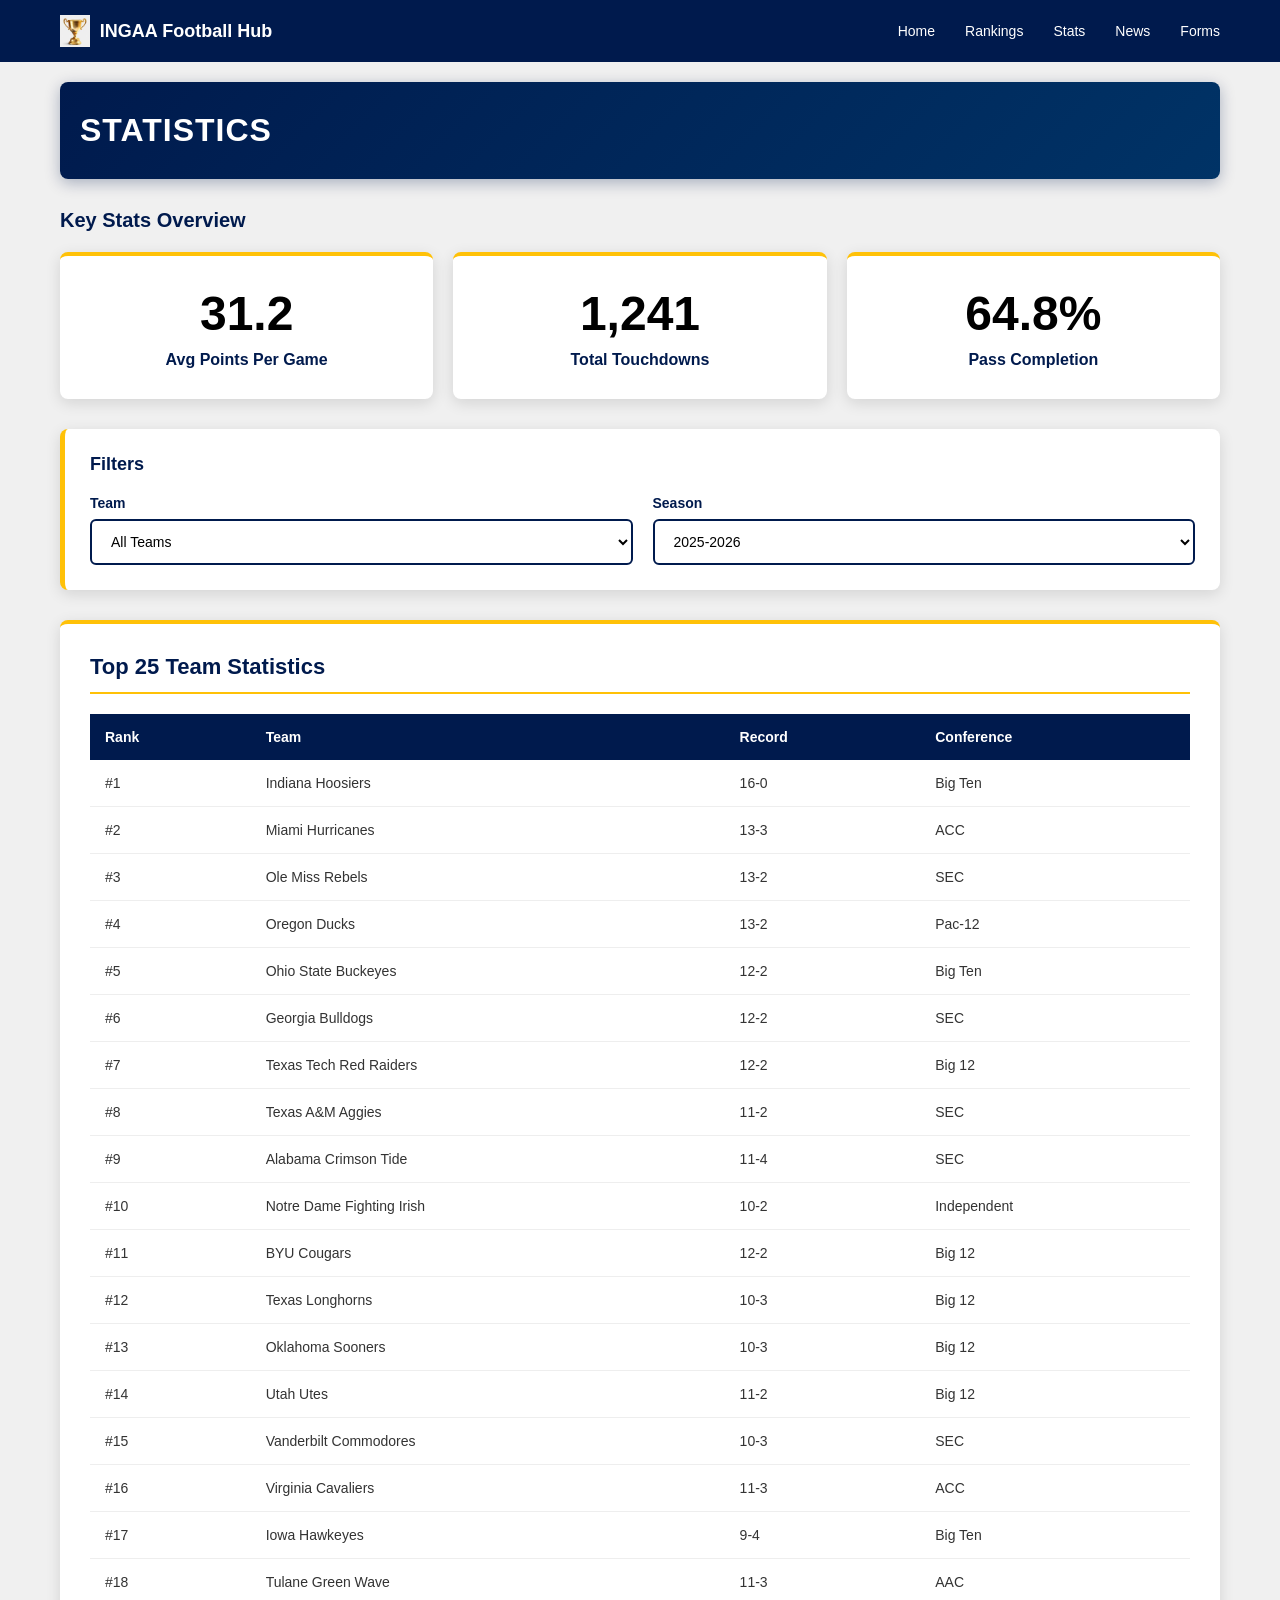
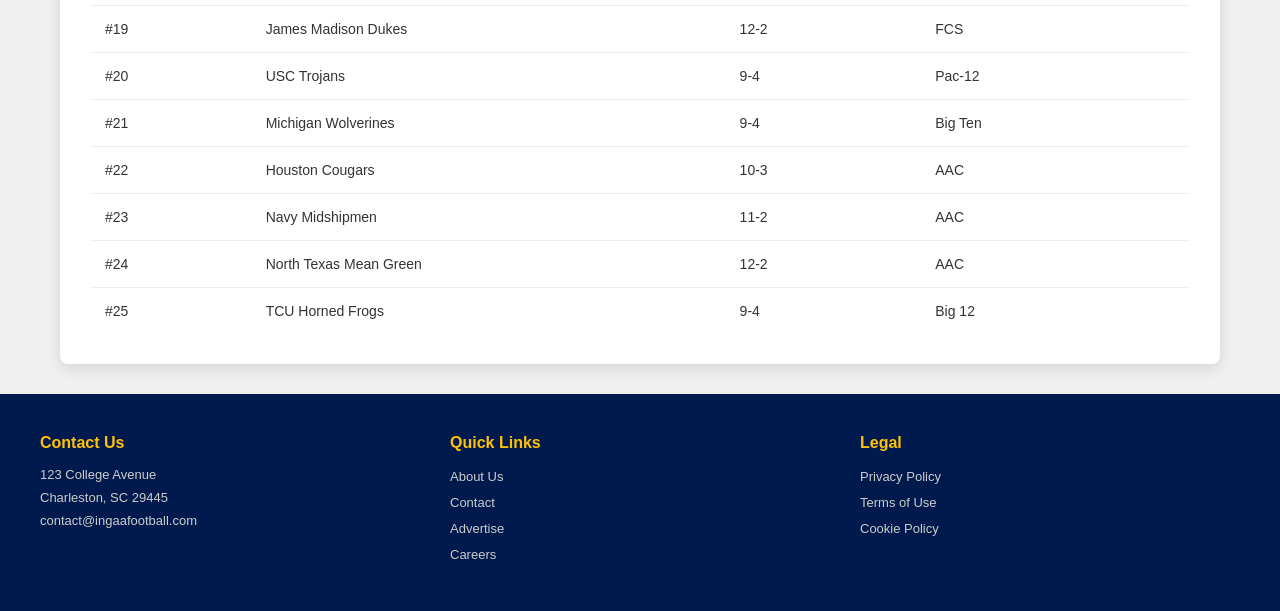
<file: stats.html>
<!DOCTYPE html>
<html lang="en">
<head>
    <meta charset="UTF-8">
    <meta name="viewport" content="width=device-width, initial-scale=1.0">
    <title>INGAA Football Hub</title>
    <link rel="stylesheet" href="styles.css">
    <style>
        /* Internal CSS for Statistics Page */
        .stats-header {
            background: linear-gradient(135deg, #001a4d 0%, #003366 100%);
            color: white;
            padding: 30px 20px;
            text-align: left;
            margin-bottom: 30px;
            border-radius: 8px;
            box-shadow: 0 4px 15px rgba(0, 26, 77, 0.3);
        }

        .stats-header h1 {
            font-size: 32px;
            font-weight: bold;
            margin: 0;
            letter-spacing: 1px;
            text-transform: uppercase;
        }

        .key-stats-overview {
            display: grid;
            grid-template-columns: repeat(3, 1fr);
            gap: 20px;
            margin-bottom: 30px;
        }

        .stat-card {
            background: white;
            padding: 30px;
            border-radius: 8px;
            text-align: center;
            box-shadow: 0 4px 15px rgba(0, 0, 0, 0.12);
            border-top: 4px solid #ffc107;
        }

        .stat-value {
            font-size: 48px;
            font-weight: bold;
            color: #000;
            margin-bottom: 10px;
        }

        .stat-label {
            font-size: 16px;
            color: #001a4d;
            font-weight: 600;
        }

        .filters-section {
            background: white;
            padding: 25px;
            border-radius: 8px;
            margin-bottom: 30px;
            box-shadow: 0 4px 15px rgba(0, 0, 0, 0.12);
            border-left: 5px solid #ffc107;
        }

        .filters-title {
            font-size: 18px;
            font-weight: bold;
            color: #001a4d;
            margin-bottom: 20px;
        }

        .filter-row {
            display: grid;
            grid-template-columns: 1fr 1fr;
            gap: 20px;
        }

        .filter-group {
            display: flex;
            flex-direction: column;
        }

        .filter-group label {
            font-weight: bold;
            margin-bottom: 8px;
            color: #001a4d;
            font-size: 14px;
        }

        .filter-group select {
            padding: 12px 15px;
            border: 2px solid #001a4d;
            border-radius: 6px;
            font-size: 14px;
            background-color: white;
            cursor: pointer;
            font-weight: 500;
            transition: all 0.3s ease;
        }

        .filter-group select:hover {
            border-color: #ffc107;
            box-shadow: 0 2px 8px rgba(255, 193, 7, 0.2);
        }

        .team-statistics {
            background: white;
            padding: 30px;
            border-radius: 8px;
            box-shadow: 0 4px 15px rgba(0, 0, 0, 0.12);
            border-top: 4px solid #ffc107;
        }

        .team-statistics h2 {
            font-size: 22px;
            font-weight: bold;
            margin-bottom: 20px;
            color: #001a4d;
            border-bottom: 2px solid #ffc107;
            padding-bottom: 12px;
        }

        .stats-table {
            width: 100%;
            border-collapse: collapse;
            margin-top: 15px;
        }

        .stats-table thead {
            background-color: #001a4d;
            color: white;
        }

        .stats-table th {
            padding: 15px;
            text-align: left;
            font-weight: bold;
            font-size: 14px;
        }

        .stats-table td {
            padding: 15px;
            border-bottom: 1px solid #eee;
            font-size: 14px;
        }

        .stats-table tbody tr:hover {
            background-color: #f9f9f9;
            transition: background-color 0.3s ease;
        }

        .stats-table tbody tr:last-child td {
            border-bottom: none;
        }
    </style>
</head>
<body>
    <!-- Header -->
    <header>
        <div class="header-container">
            <div class="logo">
                <img src="images/logo.webp" alt="INGAA Football Hub logo featuring a golden trophy with handles on a pedestal, representing athletic excellence and championship success">
                <div class="logo-text">INGAA Football Hub</div>
            </div>
            <nav>
                <a href="index.html">Home</a>
                <a href="rankings.html">Rankings</a>
                <a href="stats.html">Stats</a>
                <a href="news.html">News</a>
                <a href="forms.html">Forms</a>
            </nav>
        </div>
    </header>

    <!-- Main Content -->
    <div class="container">
        <!-- Statistics Header -->
        <div class="stats-header">
            <h1>Statistics</h1>
        </div>

        <!-- Key Stats Overview -->
        <div style="margin-bottom: 25px;">
            <div style="font-size: 20px; font-weight: bold; color: #001a4d; margin-bottom: 20px;">Key Stats Overview</div>
            <div class="key-stats-overview">
                <div class="stat-card">
                    <div class="stat-value" id="avg-points-stat">31.2</div>
                    <div class="stat-label">Avg Points Per Game</div>
                </div>
                <div class="stat-card">
                    <div class="stat-value" id="total-touchdowns-stat">1,241</div>
                    <div class="stat-label">Total Touchdowns</div>
                </div>
                <div class="stat-card">
                    <div class="stat-value" id="pass-completion-stat">64.8%</div>
                    <div class="stat-label">Pass Completion</div>
                </div>
            </div>
        </div>

        <!-- Filters Section -->
        <div class="filters-section">
            <div class="filters-title">Filters</div>
            <div class="filter-row">
                <div class="filter-group">
                    <label for="team-filter">Team</label>
                    <select id="team-filter">
                        <option value="all">All Teams</option>
                        <option value="1">Indiana Hoosiers</option>
                        <option value="2">Miami Hurricanes</option>
                        <option value="3">Ole Miss Rebels</option>
                        <option value="4">Oregon Ducks</option>
                        <option value="5">Ohio State Buckeyes</option>
                        <option value="6">Georgia Bulldogs</option>
                        <option value="7">Texas Tech Red Raiders</option>
                        <option value="8">Texas A&M Aggies</option>
                        <option value="9">Alabama Crimson Tide</option>
                        <option value="10">Notre Dame Fighting Irish</option>
                        <option value="11">BYU Cougars</option>
                        <option value="12">Texas Longhorns</option>
                        <option value="13">Oklahoma Sooners</option>
                        <option value="14">Utah Utes</option>
                        <option value="15">Vanderbilt Commodores</option>
                        <option value="16">Virginia Cavaliers</option>
                        <option value="17">Iowa Hawkeyes</option>
                        <option value="18">Tulane Green Wave</option>
                        <option value="19">James Madison Dukes</option>
                        <option value="20">USC Trojans</option>
                        <option value="21">Michigan Wolverines</option>
                        <option value="22">Houston Cougars</option>
                        <option value="23">Navy Midshipmen</option>
                        <option value="24">North Texas Mean Green</option>
                        <option value="25">TCU Horned Frogs</option>
                    </select>
                </div>
                <div class="filter-group">
                    <label for="season-filter">Season</label>
                    <select id="season-filter">
                        <option value="2025-2026">2025-2026</option>
                    </select>
                </div>
            </div>
        </div>

        <!-- Team Statistics Table -->
        <div class="team-statistics">
            <h2>Top 25 Team Statistics</h2>
            <table class="stats-table">
                <thead>
                    <tr>
                        <th>Rank</th>
                        <th>Team</th>
                        <th>Record</th>
                        <th>Conference</th>
                    </tr>
                </thead>
                <tbody>
                    <tr data-team="1" data-season="2025-2026">
                        <td>#1</td>
                        <td>Indiana Hoosiers</td>
                        <td>16-0</td>
                        <td>Big Ten</td>
                    </tr>
                    <tr data-team="2" data-season="2025-2026">
                        <td>#2</td>
                        <td>Miami Hurricanes</td>
                        <td>13-3</td>
                        <td>ACC</td>
                    </tr>
                    <tr data-team="3" data-season="2025-2026">
                        <td>#3</td>
                        <td>Ole Miss Rebels</td>
                        <td>13-2</td>
                        <td>SEC</td>
                    </tr>
                    <tr data-team="4" data-season="2025-2026">
                        <td>#4</td>
                        <td>Oregon Ducks</td>
                        <td>13-2</td>
                        <td>Pac-12</td>
                    </tr>
                    <tr data-team="5" data-season="2025-2026">
                        <td>#5</td>
                        <td>Ohio State Buckeyes</td>
                        <td>12-2</td>
                        <td>Big Ten</td>
                    </tr>
                    <tr data-team="6" data-season="2025-2026">
                        <td>#6</td>
                        <td>Georgia Bulldogs</td>
                        <td>12-2</td>
                        <td>SEC</td>
                    </tr>
                    <tr data-team="7" data-season="2025-2026">
                        <td>#7</td>
                        <td>Texas Tech Red Raiders</td>
                        <td>12-2</td>
                        <td>Big 12</td>
                    </tr>
                    <tr data-team="8" data-season="2025-2026">
                        <td>#8</td>
                        <td>Texas A&M Aggies</td>
                        <td>11-2</td>
                        <td>SEC</td>
                    </tr>
                    <tr data-team="9" data-season="2025-2026">
                        <td>#9</td>
                        <td>Alabama Crimson Tide</td>
                        <td>11-4</td>
                        <td>SEC</td>
                    </tr>
                    <tr data-team="10" data-season="2025-2026">
                        <td>#10</td>
                        <td>Notre Dame Fighting Irish</td>
                        <td>10-2</td>
                        <td>Independent</td>
                    </tr>
                    <tr data-team="11" data-season="2025-2026">
                        <td>#11</td>
                        <td>BYU Cougars</td>
                        <td>12-2</td>
                        <td>Big 12</td>
                    </tr>
                    <tr data-team="12" data-season="2025-2026">
                        <td>#12</td>
                        <td>Texas Longhorns</td>
                        <td>10-3</td>
                        <td>Big 12</td>
                    </tr>
                    <tr data-team="13" data-season="2025-2026">
                        <td>#13</td>
                        <td>Oklahoma Sooners</td>
                        <td>10-3</td>
                        <td>Big 12</td>
                    </tr>
                    <tr data-team="14" data-season="2025-2026">
                        <td>#14</td>
                        <td>Utah Utes</td>
                        <td>11-2</td>
                        <td>Big 12</td>
                    </tr>
                    <tr data-team="15" data-season="2025-2026">
                        <td>#15</td>
                        <td>Vanderbilt Commodores</td>
                        <td>10-3</td>
                        <td>SEC</td>
                    </tr>
                    <tr data-team="16" data-season="2025-2026">
                        <td>#16</td>
                        <td>Virginia Cavaliers</td>
                        <td>11-3</td>
                        <td>ACC</td>
                    </tr>
                    <tr data-team="17" data-season="2025-2026">
                        <td>#17</td>
                        <td>Iowa Hawkeyes</td>
                        <td>9-4</td>
                        <td>Big Ten</td>
                    </tr>
                    <tr data-team="18" data-season="2025-2026">
                        <td>#18</td>
                        <td>Tulane Green Wave</td>
                        <td>11-3</td>
                        <td>AAC</td>
                    </tr>
                    <tr data-team="19" data-season="2025-2026">
                        <td>#19</td>
                        <td>James Madison Dukes</td>
                        <td>12-2</td>
                        <td>FCS</td>
                    </tr>
                    <tr data-team="20" data-season="2025-2026">
                        <td>#20</td>
                        <td>USC Trojans</td>
                        <td>9-4</td>
                        <td>Pac-12</td>
                    </tr>
                    <tr data-team="21" data-season="2025-2026">
                        <td>#21</td>
                        <td>Michigan Wolverines</td>
                        <td>9-4</td>
                        <td>Big Ten</td>
                    </tr>
                    <tr data-team="22" data-season="2025-2026">
                        <td>#22</td>
                        <td>Houston Cougars</td>
                        <td>10-3</td>
                        <td>AAC</td>
                    </tr>
                    <tr data-team="23" data-season="2025-2026">
                        <td>#23</td>
                        <td>Navy Midshipmen</td>
                        <td>11-2</td>
                        <td>AAC</td>
                    </tr>
                    <tr data-team="24" data-season="2025-2026">
                        <td>#24</td>
                        <td>North Texas Mean Green</td>
                        <td>12-2</td>
                        <td>AAC</td>
                    </tr>
                    <tr data-team="25" data-season="2025-2026">
                        <td>#25</td>
                        <td>TCU Horned Frogs</td>
                        <td>9-4</td>
                        <td>Big 12</td>
                    </tr>
                </tbody>
            </table>
        </div>
    </div>

    <!-- Footer -->
    <footer>
        <div class="footer-container">
            <div class="footer-section">
                <h3>Contact Us</h3>
                <p>123 College Avenue</p>
                <p>Charleston, SC 29445</p>
                <p>contact@ingaafootball.com</p>
            </div>

            <div class="footer-section">
                <h3>Quick Links</h3>
                <ul>
                    <li><a href="#about">About Us</a></li>
                    <li><a href="#contact">Contact</a></li>
                    <li><a href="#advertise">Advertise</a></li>
                    <li><a href="#careers">Careers</a></li>
                </ul>
            </div>

            <div class="footer-section">
                <h3>Legal</h3>
                <ul>
                    <li><a href="#privacy">Privacy Policy</a></li>
                    <li><a href="#terms">Terms of Use</a></li>
                    <li><a href="#cookies">Cookie Policy</a></li>
                </ul>
            </div>
        </div>
    </footer>

    <script>
        // Team statistics data
        const teamStats = {
            'all': { ppg: '31.2', td: '1,241', pc: '64.8%' },
            '1': { name: 'Indiana Hoosiers', ppg: '34.5', td: '58', pc: '68.2%' },
            '2': { name: 'Miami Hurricanes', ppg: '29.8', td: '45', pc: '62.1%' },
            '3': { name: 'Ole Miss Rebels', ppg: '32.1', td: '52', pc: '65.4%' },
            '4': { name: 'Oregon Ducks', ppg: '31.7', td: '48', pc: '63.9%' },
            '5': { name: 'Ohio State Buckeyes', ppg: '30.9', td: '50', pc: '66.3%' },
            '6': { name: 'Georgia Bulldogs', ppg: '28.4', td: '42', pc: '61.2%' },
            '7': { name: 'Texas Tech Red Raiders', ppg: '33.2', td: '55', pc: '67.8%' },
            '8': { name: 'Texas A&M Aggies', ppg: '27.5', td: '38', pc: '59.4%' },
            '9': { name: 'Alabama Crimson Tide', ppg: '26.3', td: '35', pc: '58.1%' },
            '10': { name: 'Notre Dame Fighting Irish', ppg: '29.1', td: '43', pc: '64.7%' },
            '11': { name: 'BYU Cougars', ppg: '32.4', td: '51', pc: '68.5%' },
            '12': { name: 'Texas Longhorns', ppg: '30.2', td: '46', pc: '62.8%' },
            '13': { name: 'Oklahoma Sooners', ppg: '28.9', td: '40', pc: '61.5%' },
            '14': { name: 'Utah Utes', ppg: '31.6', td: '49', pc: '65.2%' },
            '15': { name: 'Vanderbilt Commodores', ppg: '25.7', td: '32', pc: '57.3%' },
            '16': { name: 'Virginia Cavaliers', ppg: '27.3', td: '37', pc: '60.8%' },
            '17': { name: 'Iowa Hawkeyes', ppg: '26.8', td: '36', pc: '59.2%' },
            '18': { name: 'Tulane Green Wave', ppg: '30.5', td: '47', pc: '63.4%' },
            '19': { name: 'James Madison Dukes', ppg: '31.9', td: '53', pc: '66.7%' },
            '20': { name: 'USC Trojans', ppg: '28.6', td: '41', pc: '61.9%' },
            '21': { name: 'Michigan Wolverines', ppg: '27.1', td: '39', pc: '60.3%' },
            '22': { name: 'Houston Cougars', ppg: '29.4', td: '44', pc: '62.6%' },
            '23': { name: 'Navy Midshipmen', ppg: '26.2', td: '34', pc: '58.7%' },
            '24': { name: 'North Texas Mean Green', ppg: '32.7', td: '54', pc: '67.1%' },
            '25': { name: 'TCU Horned Frogs', ppg: '30.8', td: '48', pc: '64.2%' }
        };

        function updateKeyStats() {
            const teamFilter = document.getElementById('team-filter').value;
            const stats = teamStats[teamFilter] || teamStats['all'];
            
            document.getElementById('avg-points-stat').textContent = stats.ppg;
            document.getElementById('total-touchdowns-stat').textContent = stats.td;
            document.getElementById('pass-completion-stat').textContent = stats.pc;
        }

        // Filter functionality for stats page
        function applyFilters() {
            const teamFilter = document.getElementById('team-filter').value;
            const seasonFilter = document.getElementById('season-filter').value;
            const tableRows = document.querySelectorAll('.stats-table tbody tr');

            tableRows.forEach(row => {
                const rowTeam = row.getAttribute('data-team');
                const rowSeason = row.getAttribute('data-season');

                // Show row if it matches both filters (or if "all" is selected for team)
                const teamMatch = teamFilter === 'all' || rowTeam === teamFilter;
                const seasonMatch = rowSeason === seasonFilter;

                if (teamMatch && seasonMatch) {
                    row.style.display = '';
                } else {
                    row.style.display = 'none';
                }
            });

            // Update key stats
            updateKeyStats();
        }

        // Add event listeners to filter dropdowns
        document.getElementById('team-filter').addEventListener('change', applyFilters);
        document.getElementById('season-filter').addEventListener('change', applyFilters);

        // Initialize filters on page load
        document.addEventListener('DOMContentLoaded', applyFilters);
    </script>
</body>
</html>
</file>
<file: styles.css>
* {
    margin: 0;
    padding: 0;
    box-sizing: border-box;
}

body {
    font-family: Arial, sans-serif;
    background-color: #f0f0f0;
    color: #333;
}

/* Header */
header {
    background-color: #001a4d;
    padding: 0;
    display: flex;
    align-items: center;
}

.header-container {
    max-width: 1200px;
    width: 100%;
    margin: 0 auto;
    display: flex;
    align-items: center;
    justify-content: space-between;
    padding: 0 20px;
}

.logo {
    display: flex;
    align-items: center;
    gap: 10px;
    padding: 15px 0;
}

.logo-icon {
    width: 40px;
    height: 40px;
    background-color: #ffc107;
    border-radius: 4px;
    display: flex;
    align-items: center;
    justify-content: center;
    font-weight: bold;
    color: #001a4d;
    font-size: 24px;
}

.logo img {
    height: 32px;
    width: auto;
    display: block;
}

.logo-text {
    color: white;
    font-size: 18px;
    font-weight: bold;
}

nav {
    display: flex;
    gap: 30px;
}

nav a {
    color: white;
    text-decoration: none;
    font-size: 14px;
    font-weight: 500;
    transition: color 0.3s ease;
}

nav a:hover {
    color: #ffc107;
}

/* Main Container */
.container {
    max-width: 1200px;
    margin: 20px auto;
    padding: 0 20px;
}

/* Featured Section */
.featured-section {
    display: flex;
    gap: 20px;
    margin-bottom: 30px;
    background: white;
    padding: 20px;
    border-radius: 4px;
    box-shadow: 0 2px 4px rgba(0, 0, 0, 0.1);
}

.featured-image {
    flex: 0 0 250px;
}

.featured-image img {
    width: 100%;
    height: auto;
    border-radius: 4px;
    display: block;
}

.featured-content {
    flex: 1;
    display: flex;
    flex-direction: column;
    justify-content: center;
}

.featured-content h2 {
    font-size: 28px;
    margin-bottom: 10px;
    color: #333;
}

.featured-content p {
    color: #666;
    margin-bottom: 15px;
    line-height: 1.6;
}

.read-more-btn {
    background-color: #001a4d;
    color: white;
    padding: 10px 20px;
    border: none;
    border-radius: 4px;
    cursor: pointer;
    font-size: 14px;
    font-weight: bold;
    width: fit-content;
    transition: opacity 0.3s ease;
}

.read-more-btn:hover {
    opacity: 0.9;
}

/* Latest Headlines */
.section-title {
    font-size: 18px;
    font-weight: bold;
    margin-bottom: 15px;
    color: #333;
}

.headlines {
    display: grid;
    grid-template-columns: repeat(3, 1fr);
    gap: 20px;
    margin-bottom: 30px;
}

.headline-card {
    background: white;
    border-radius: 4px;
    overflow: hidden;
    box-shadow: 0 2px 4px rgba(0, 0, 0, 0.1);
    transition: transform 0.3s ease;
}

.headline-card:hover {
    transform: translateY(-5px);
}

.headline-card img {
    width: 100%;
    height: 180px;
    object-fit: cover;
    display: block;
}

.headline-card h3 {
    padding: 15px;
    font-size: 16px;
    text-align: center;
    color: #333;
}

/* Trending Teams */
.trending-section {
    background: white;
    padding: 20px;
    border-radius: 4px;
    margin-bottom: 30px;
    box-shadow: 0 2px 4px rgba(0, 0, 0, 0.1);
}

.teams-grid {
    display: grid;
    grid-template-columns: repeat(3, 1fr);
    gap: 20px;
}

.team {
    border: 1px solid #ddd;
    padding: 20px;
    border-radius: 4px;
    text-align: center;
    transition: background-color 0.3s ease;
}

.team:hover {
    background-color: #f9f9f9;
}

.team h4 {
    font-size: 16px;
    margin-bottom: 5px;
    color: #333;
}

.team p {
    color: #666;
    font-size: 14px;
    font-weight: bold;
}

/* Subscribe Section */
.subscribe-section {
    background-color: #001a4d;
    color: white;
    padding: 40px 20px;
    text-align: center;
    margin-bottom: 30px;
    border-radius: 4px;
}

.subscribe-section h2 {
    font-size: 24px;
    margin-bottom: 10px;
}

.subscribe-section p {
    margin-bottom: 20px;
    font-size: 14px;
}

.subscribe-btn {
    background-color: #ffc107;
    color: #001a4d;
    padding: 12px 30px;
    border: none;
    border-radius: 4px;
    cursor: pointer;
    font-size: 14px;
    font-weight: bold;
    transition: background-color 0.3s ease;
}

.subscribe-btn:hover {
    background-color: #ffb300;
}

/* Footer */
footer {
    background-color: #001a4d;
    color: white;
    padding: 40px 20px;
    margin-top: 30px;
}

.footer-container {
    max-width: 1200px;
    margin: 0 auto;
    display: grid;
    grid-template-columns: repeat(3, 1fr);
    gap: 30px;
}

.footer-section h3 {
    font-size: 16px;
    margin-bottom: 15px;
    color: #ffc107;
}

.footer-section p, .footer-section a {
    font-size: 13px;
    color: #ccc;
    margin-bottom: 8px;
    text-decoration: none;
    transition: color 0.3s ease;
}

.footer-section a:hover {
    color: #ffc107;
}

.footer-section li {
    list-style: none;
    margin-bottom: 8px;
}

.footer-section ul {
    padding: 0;
}

/* Responsive Design */
@media (max-width: 768px) {
    .featured-section {
        flex-direction: column;
    }

    .featured-image {
        flex: 0 0 auto;
        max-width: 100%;
    }

    .headlines {
        grid-template-columns: 1fr;
    }

    .teams-grid {
        grid-template-columns: 1fr;
    }

    .footer-container {
        grid-template-columns: 1fr;
    }

    nav {
        gap: 15px;
    }

    nav a {
        font-size: 12px;
    }

    .featured-content h2 {
        font-size: 22px;
    }
}

@media (max-width: 480px) {
    .header-container {
        flex-direction: column;
        gap: 10px;
    }

    nav {
        gap: 10px;
        flex-wrap: wrap;
        justify-content: center;
    }

    .featured-content h2 {
        font-size: 18px;
    }

    .section-title {
        font-size: 16px;
    }
}
</file>
